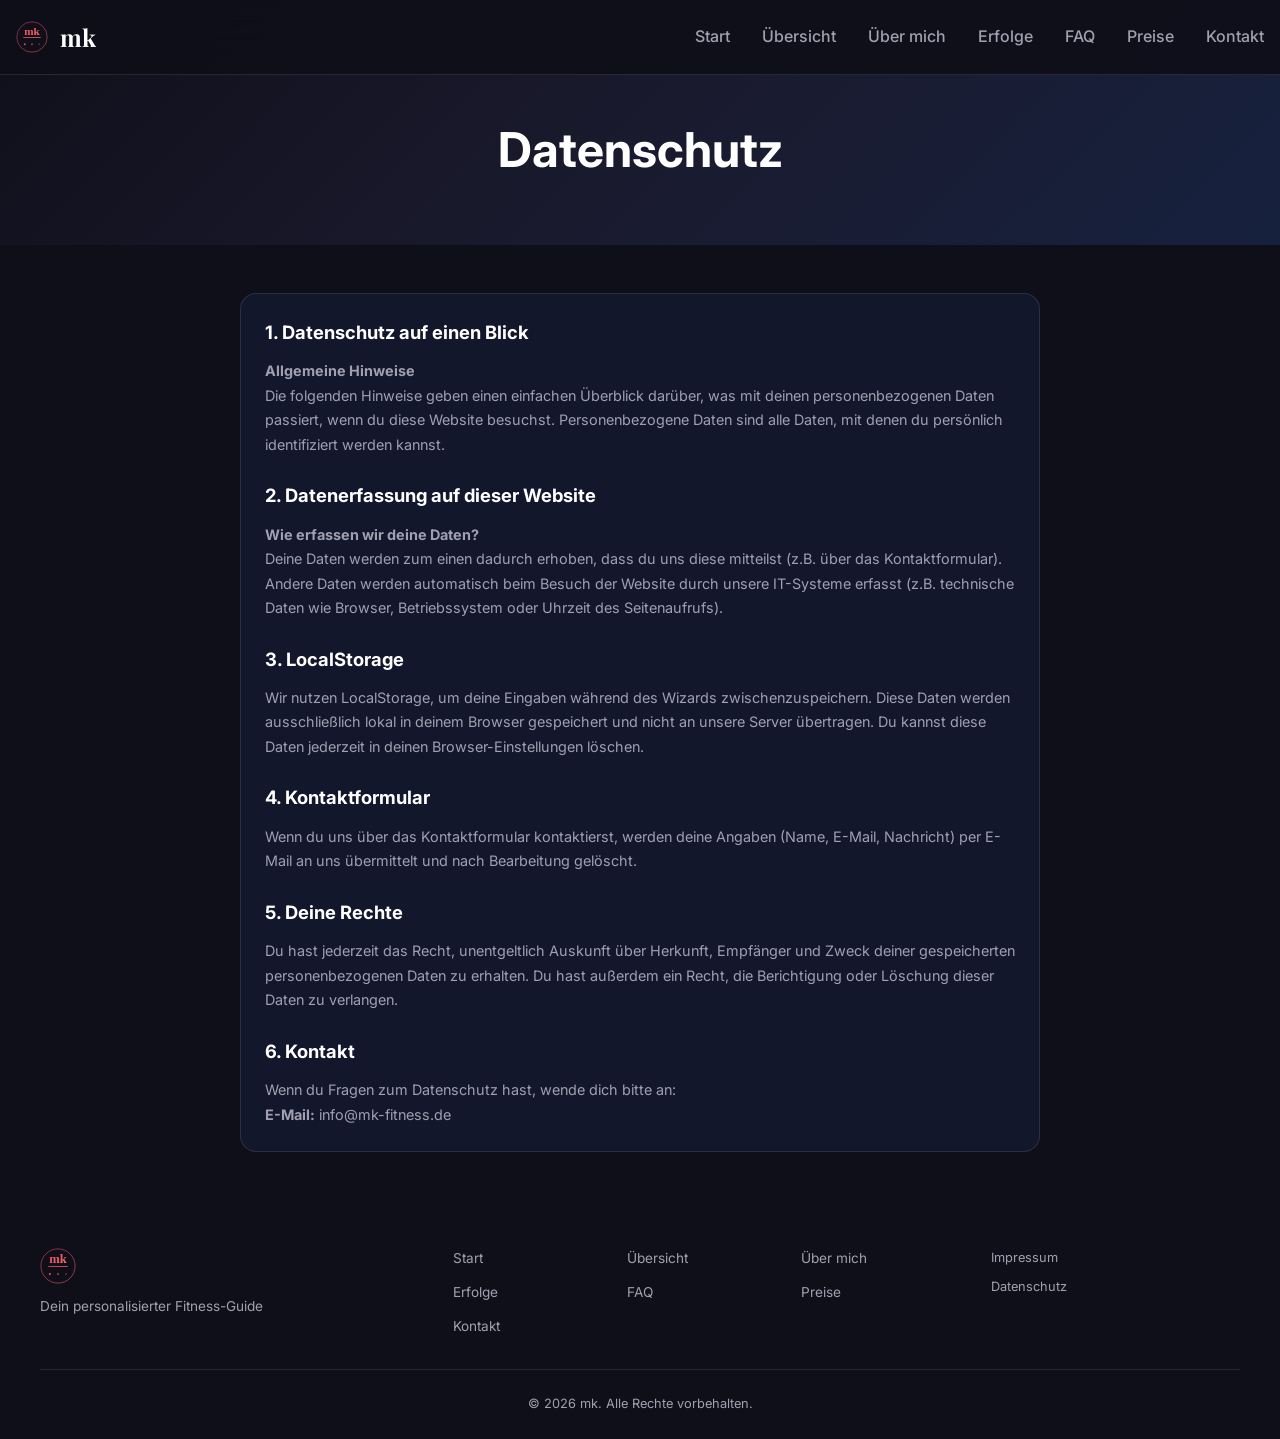
<file: datenschutz.html>
<!DOCTYPE html>
<html lang="de">
<head>
    <meta charset="UTF-8">
    <meta name="viewport" content="width=device-width, initial-scale=1.0">
    <title>Datenschutz – mk</title>
    <link rel="preconnect" href="https://fonts.googleapis.com">
    <link rel="preconnect" href="https://fonts.gstatic.com" crossorigin>
    <link href="https://fonts.googleapis.com/css2?family=Playfair+Display:wght@400;500;600;700&family=Inter:wght@300;400;500;600;700&display=swap" rel="stylesheet">
    <link rel="stylesheet" href="css/style.css">
    <link rel="stylesheet" href="css/nav.css">
<link rel="preconnect" href="https://fonts.googleapis.com">
    <link rel="preconnect" href="https://fonts.gstatic.com" crossorigin>
    <link rel="preconnect" href="https://images.unsplash.com">
    <meta property="og:title" content="mk – Dein personalisierter Trainingsplan">
    <meta property="og:description" content="Finde deinen optimalen Trainingsplan. Interaktiver Fitness-Guide für Muskelaufbau, Fettabbau und Fitness.">
    <meta property="og:type" content="website">
    <meta property="og:url" content="https://pascalroe.github.io/test_markk/">
    <meta property="og:image" content="https://images.unsplash.com/photo-1534438327276-14e5300c3a48?w=1200&q=80">
    <meta name="twitter:card" content="summary_large_image">
    <meta name="twitter:title" content="mk – Dein personalisierter Trainingsplan">
    <meta name="twitter:description" content="Finde deinen optimalen Trainingsplan. Interaktiver Fitness-Guide für Muskelaufbau, Fettabbau und Fitness.">
    <link rel="canonical" href="https://pascalroe.github.io/test_markk/">
  </head>
<body>
    <a href="#main-content" class="skip-link">Zum Hauptinhalt springen</a>
    <nav class="main-nav">
        <a href="index.html" class="nav-logo">
            <img loading="lazy" src="images/logo.svg" alt="mk" height="32">
            <span>mk</span>
        </a>
        <button class="nav-toggle"  aria-label="Navigation öffnen" aria-expanded="false">
            <span></span><span></span><span></span>
        </button>
        <div class="nav-links">
            <a href="index.html">Start</a>
            <a href="uebersicht.html">Übersicht</a>
            <a href="ueber-mich.html">Über mich</a>
            <a href="erfolge.html">Erfolge</a>
            <a href="faq.html">FAQ</a>
            <a href="preise.html">Preise</a>
            <a href="kontakt.html">Kontakt</a>
        </div>
    </nav>

    <section id="main-content" class="page-header">
        <div class="container">
            <h1>Datenschutz</h1>
        </div>
    </section>

    <section class="legal-section">
        <div class="container">
            <div class="legal-content">
                <h2>1. Datenschutz auf einen Blick</h2>
                <p><strong>Allgemeine Hinweise</strong><br>
                Die folgenden Hinweise geben einen einfachen Überblick darüber, was mit deinen personenbezogenen Daten passiert, wenn du diese Website besuchst. Personenbezogene Daten sind alle Daten, mit denen du persönlich identifiziert werden kannst.</p>
                
                <h2>2. Datenerfassung auf dieser Website</h2>
                <p><strong>Wie erfassen wir deine Daten?</strong><br>
                Deine Daten werden zum einen dadurch erhoben, dass du uns diese mitteilst (z.B. über das Kontaktformular). Andere Daten werden automatisch beim Besuch der Website durch unsere IT-Systeme erfasst (z.B. technische Daten wie Browser, Betriebssystem oder Uhrzeit des Seitenaufrufs).</p>
                
                <h2>3. LocalStorage</h2>
                <p>Wir nutzen LocalStorage, um deine Eingaben während des Wizards zwischenzuspeichern. Diese Daten werden ausschließlich lokal in deinem Browser gespeichert und nicht an unsere Server übertragen. Du kannst diese Daten jederzeit in deinen Browser-Einstellungen löschen.</p>
                
                <h2>4. Kontaktformular</h2>
                <p>Wenn du uns über das Kontaktformular kontaktierst, werden deine Angaben (Name, E-Mail, Nachricht) per E-Mail an uns übermittelt und nach Bearbeitung gelöscht.</p>
                
                <h2>5. Deine Rechte</h2>
                <p>Du hast jederzeit das Recht, unentgeltlich Auskunft über Herkunft, Empfänger und Zweck deiner gespeicherten personenbezogenen Daten zu erhalten. Du hast außerdem ein Recht, die Berichtigung oder Löschung dieser Daten zu verlangen.</p>
                
                <h2>6. Kontakt</h2>
                <p>Wenn du Fragen zum Datenschutz hast, wende dich bitte an:<br>
                <strong>E-Mail:</strong> info@mk-fitness.de</p>
            </div>
        </div>
    </section>

    <footer>
        <div class="footer-content">
            <div class="footer-brand">
                <img loading="lazy" src="images/logo.svg" alt="mk" height="40">
                <p>Dein personalisierter Fitness-Guide</p>
            </div>
            <div class="footer-links">
                <a href="index.html">Start</a>
                <a href="uebersicht.html">Übersicht</a>
                <a href="ueber-mich.html">Über mich</a>
                <a href="erfolge.html">Erfolge</a>
                <a href="faq.html">FAQ</a>
            <a href="preise.html">Preise</a>
                <a href="kontakt.html">Kontakt</a>
            </div>
            <div class="footer-legal">
                <a href="impressum.html">Impressum</a>
                <a href="datenschutz.html">Datenschutz</a>
            </div>
        </div>
        <div class="footer-bottom">
            <p>© 2026 mk. Alle Rechte vorbehalten.</p>
        </div>
    </footer>

    <script src="js/script.js"></script>
</body>
</html>
</file>
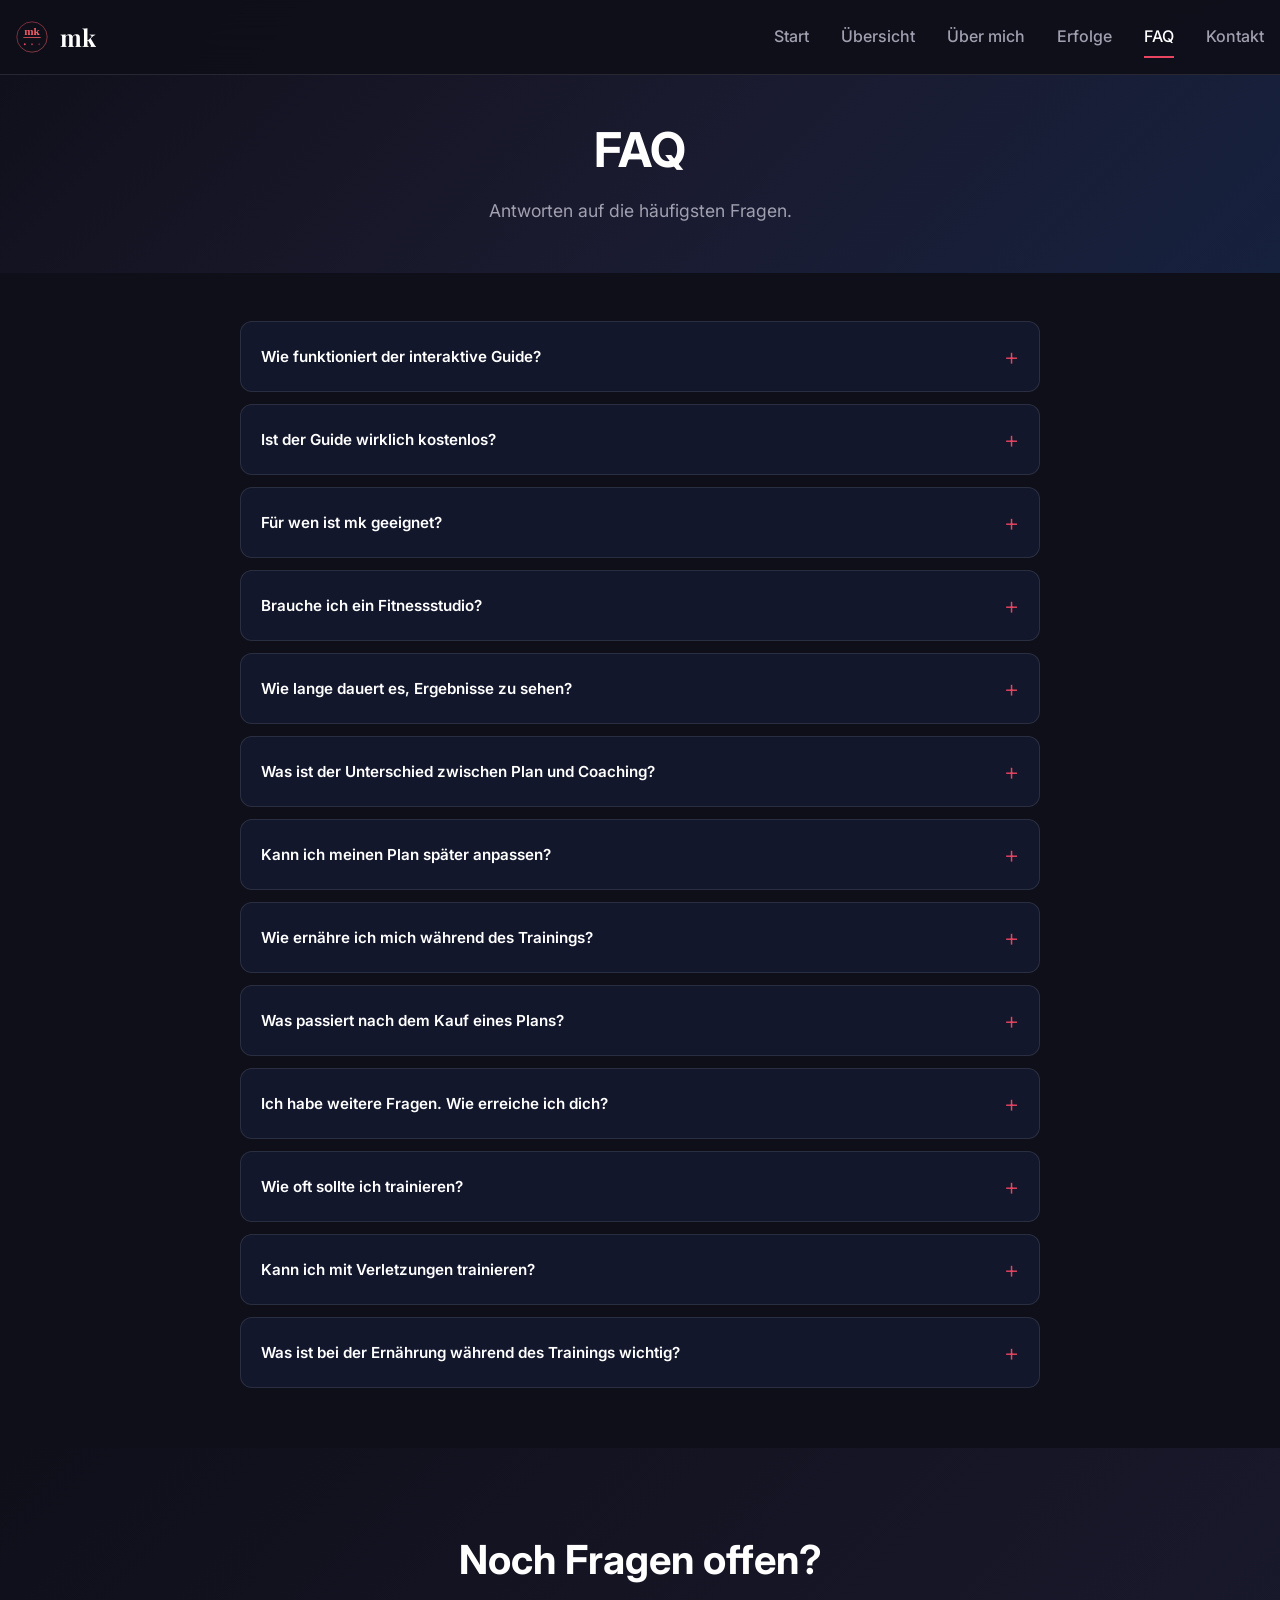
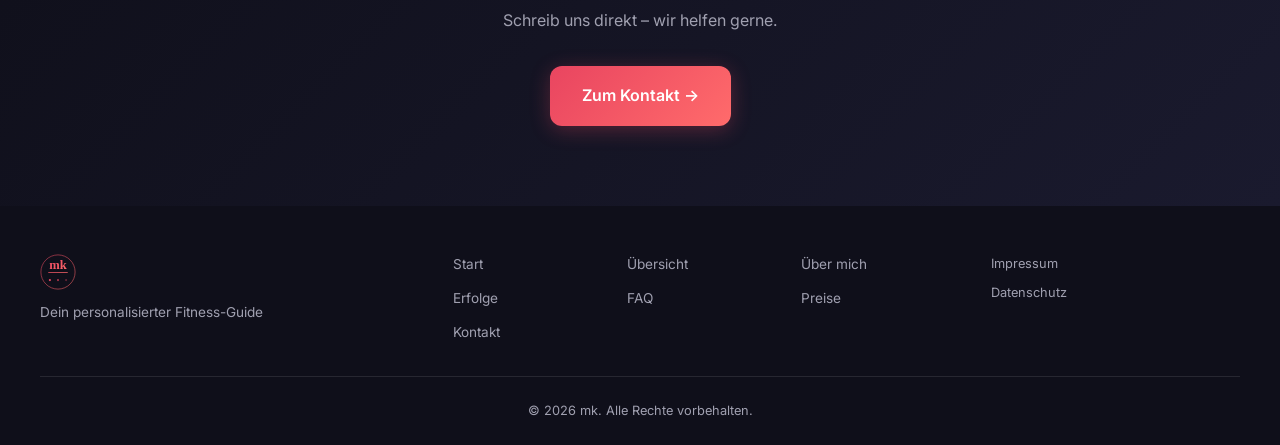
<file: faq.html>
<!DOCTYPE html>
<html lang="de">
<head>
    <meta charset="UTF-8">
    <meta name="viewport" content="width=device-width, initial-scale=1.0">
    <title>FAQ – mk</title>
    <meta name="description" content="Antworten auf häufige Fragen zu Training, Ernährung und unseren Programmen.">
    <link rel="preconnect" href="https://fonts.googleapis.com">
    <link rel="preconnect" href="https://fonts.gstatic.com" crossorigin>
    <link href="https://fonts.googleapis.com/css2?family=Playfair+Display:wght@400;500;600;700&family=Inter:wght@300;400;500;600;700&display=swap" rel="stylesheet">
    <link rel="stylesheet" href="css/style.css">
    <link rel="stylesheet" href="css/nav.css">
<link rel="preconnect" href="https://fonts.googleapis.com">
    <link rel="preconnect" href="https://fonts.gstatic.com" crossorigin>
    <link rel="preconnect" href="https://images.unsplash.com">
    <meta property="og:title" content="mk – Dein personalisierter Trainingsplan">
    <meta property="og:description" content="Finde deinen optimalen Trainingsplan. Interaktiver Fitness-Guide für Muskelaufbau, Fettabbau und Fitness.">
    <meta property="og:type" content="website">
    <meta property="og:url" content="https://pascalroe.github.io/test_markk/">
    <meta property="og:image" content="https://images.unsplash.com/photo-1534438327276-14e5300c3a48?w=1200&q=80">
    <meta name="twitter:card" content="summary_large_image">
    <meta name="twitter:title" content="mk – Dein personalisierter Trainingsplan">
    <meta name="twitter:description" content="Finde deinen optimalen Trainingsplan. Interaktiver Fitness-Guide für Muskelaufbau, Fettabbau und Fitness.">
    <link rel="canonical" href="https://pascalroe.github.io/test_markk/">
  </head>
<body>
    <a href="#main-content" class="skip-link">Zum Hauptinhalt springen</a>
    <nav class="main-nav">
        <a href="index.html" class="nav-logo">
            <img loading="lazy" src="images/logo.svg" alt="mk" height="32">
            <span>mk</span>
        </a>
        <button class="nav-toggle"  aria-label="Navigation öffnen" aria-expanded="false">
            <span></span><span></span><span></span>
        </button>
        <div class="nav-links">
            <a href="index.html">Start</a>
            <a href="uebersicht.html">Übersicht</a>
            <a href="ueber-mich.html">Über mich</a>
            <a href="erfolge.html">Erfolge</a>
            <a href="faq.html" class="active">FAQ</a>
            <a href="kontakt.html">Kontakt</a>
        </div>
    </nav>

    <section id="main-content" class="page-header">
        <div class="container">
            <h1>FAQ</h1>
            <p>Antworten auf die häufigsten Fragen.</p>
        </div>
    </section>

    <section class="faq-section">
        <div class="container">
            <div class="faq-list">
                <div class="faq-item">
                    <button class="faq-question" onclick="toggleFaq(this)">
                        Wie funktioniert der interaktive Guide?
                        <span class="faq-icon">+</span>
                    </button>
                    <div class="faq-answer">
                        <p>Du beantwortest 5 kurze Fragen zu deinem Ziel, deiner Erfahrung und deiner Ausstattung. Der Guide analysiert deine Angaben und erstellt einen Trainingsplan, der genau zu dir passt. Der gesamte Prozess dauert etwa 2 Minuten.</p>
                    </div>
                </div>

                <div class="faq-item">
                    <button class="faq-question" onclick="toggleFaq(this)">
                        Ist der Guide wirklich kostenlos?
                        <span class="faq-icon">+</span>
                    </button>
                    <div class="faq-answer">
                        <p>Die Basisversion des Guides und grundlegende Trainingspläne sind komplett kostenlos. Premium-Coaching und personalisierte 1:1-Betreuung sind kostenpflichtig.</p>
                    </div>
                </div>

                <div class="faq-item">
                    <button class="faq-question" onclick="toggleFaq(this)">
                        Für wen ist mk geeignet?
                        <span class="faq-icon">+</span>
                    </button>
                    <div class="faq-answer">
                        <p>Für alle, die ins Training einsteigen oder ihren bestehenden Plan optimieren möchten. Ob Anfänger oder erfahrener Athlet – der Guide passt sich deinem Level an.</p>
                    </div>
                </div>

                <div class="faq-item">
                    <button class="faq-question" onclick="toggleFaq(this)">
                        Brauche ich ein Fitnessstudio?
                        <span class="faq-icon">+</span>
                    </button>
                    <div class="faq-answer">
                        <p>Nein. Du kannst mit beliebiger Ausstattung starten – vom reinen Körpergewichtstraining bis zum vollen Fitnessstudio. Im Guide wählst du deine Option, und wir passen den Plan entsprechend an.</p>
                    </div>
                </div>

                <div class="faq-item">
                    <button class="faq-question" onclick="toggleFaq(this)">
                        Wie lange dauert es, Ergebnisse zu sehen?
                        <span class="faq-icon">+</span>
                    </button>
                    <div class="faq-answer">
                        <p>Erste Verbesserungen sind nach 2–3 Wochen spürbar (mehr Energie, bessere Ausführung). Sichtbare körperliche Veränderungen zeigen sich typischerweise nach 8–12 Wochen bei konsequentem Training.</p>
                    </div>
                </div>

                <div class="faq-item">
                    <button class="faq-question" onclick="toggleFaq(this)">
                        Was ist der Unterschied zwischen Plan und Coaching?
                        <span class="faq-icon">+</span>
                    </button>
                    <div class="faq-answer">
                        <p>Ein Trainingsplan ist ein ausgearbeiteter Plan zum Selbstumsetzen. Beim Coaching bekommst du 1:1-Betreuung, regelmäßige Anpassungen und direkten Kontakt – für diejenigen, die maximale Unterstützung wollen.</p>
                    </div>
                </div>

                <div class="faq-item">
                    <button class="faq-question" onclick="toggleFaq(this)">
                        Kann ich meinen Plan später anpassen?
                        <span class="faq-icon">+</span>
                    </button>
                    <div class="faq-answer">
                        <p>Im Premium-Coaching kannst du deinen Plan monatlich anpassen lassen. Der Basis-Plan ist ein statischer Plan, den du selbst nach Bedarf anpassen kannst.</p>
                    </div>
                </div>

                <div class="faq-item">
                    <button class="faq-question" onclick="toggleFaq(this)">
                        Wie ernähre ich mich während des Trainings?
                        <span class="faq-icon">+</span>
                    </button>
                    <div class="faq-answer">
                        <p>Ernährung ist ein wichtiger Teil des Erfolgs. In unseren Premium-Plänen ist ein Ernährungsleitfaden enthalten. Grundsätzlich empfehlen wir eine proteinreiche, ausgewogene Ernährung mit ausreichend Gemüse und gesunden Fetten.</p>
                    </div>
                </div>

                <div class="faq-item">
                    <button class="faq-question" onclick="toggleFaq(this)">
                        Was passiert nach dem Kauf eines Plans?
                        <span class="faq-icon">+</span>
                    </button>
                    <div class="faq-answer">
                        <p>Nach dem Kauf erhältst du sofortigen Zugang zu deinem personalisierten Plan als PDF und interaktive Web-Version. Bei Fragen kannst du uns jederzeit kontaktieren.</p>
                    </div>
                </div>

                <div class="faq-item">
                    <button class="faq-question" onclick="toggleFaq(this)">
                        Ich habe weitere Fragen. Wie erreiche ich dich?
                        <span class="faq-icon">+</span>
                    </button>
                    <div class="faq-answer">
                        <p>Schreib uns einfach eine Nachricht über das <a href="kontakt.html">Kontaktformular</a> oder schreib direkt an <a href="mailto:info@mk-fitness.de">info@mk-fitness.de</a>. Wir antworten in der Regel innerhalb von 24 Stunden.</p>
                    </div>
                </div>

                <div class="faq-item">
                    <button class="faq-question" onclick="toggleFaq(this)">
                        Wie oft sollte ich trainieren?
                        <span class="faq-icon">+</span>
                    </button>
                    <div class="faq-answer">
                        <p>Das hängt von deinem Ziel und deiner Erfahrung ab. Für Anfänger empfehlen wir 2-3 Einheiten pro Woche mit ausreichend Regeneration. Fortgeschrittene können 4-5 Einheiten trainieren. Wichtig ist die Qualität der Bewegung, nicht nur die Quantität. Der Guide berücksichtigt deine Erfahrung bei der Planerstellung.</p>
                    </div>
                </div>

                <div class="faq-item">
                    <button class="faq-question" onclick="toggleFaq(this)">
                        Kann ich mit Verletzungen trainieren?
                        <span class="faq-icon">+</span>
                    </button>
                    <div class="faq-answer">
                        <p>Bei bestehenden Verletzungen solltest du zuerst einen Arzt oder Physiotherapeuten konsultieren. In vielen Fällen können wir Übungen anpassen oder alternative Bewegungen anbieten. Informiere uns vor dem Kauf über bestehende Beschwerden, damit wir den Plan entsprechend gestalten können.</p>
                    </div>
                </div>

                <div class="faq-item">
                    <button class="faq-question" onclick="toggleFaq(this)">
                        Was ist bei der Ernährung während des Trainings wichtig?
                        <span class="faq-icon">+</span>
                    </button>
                    <div class="faq-answer">
                        <p>Ernährung ist das Fundament deiner Ergebnisse. Grundsätzlich: Ausreichend Protein (1,6-2,2g pro kg Körpergewicht), genug Schlaf (7-9 Stunden) und eine ausgewogene Mischung aus Gemüse, gesunden Fetten und komplexen Kohlenhydraten. In den Premium-Paketen erhältst du einen detaillierten Ernährungsleitfaden, der auf dein Ziel abgestimmt ist.</p>
                    </div>
                </div>
            </div>
        </div>
    </section>

    <section class="cta-section">
        <div class="container">
            <h2>Noch Fragen offen?</h2>
            <p>Schreib uns direkt – wir helfen gerne.</p>
            <a href="kontakt.html" class="btn-primary btn-large">Zum Kontakt →</a>
        </div>
    </section>

    <footer>
        <div class="footer-content">
            <div class="footer-brand">
                <img loading="lazy" src="images/logo.svg" alt="mk" height="40">
                <p>Dein personalisierter Fitness-Guide</p>
            </div>
            <div class="footer-links">
                <a href="index.html">Start</a>
                <a href="uebersicht.html">Übersicht</a>
                <a href="ueber-mich.html">Über mich</a>
                <a href="erfolge.html">Erfolge</a>
                <a href="faq.html">FAQ</a>
            <a href="preise.html">Preise</a>
                <a href="kontakt.html">Kontakt</a>
            </div>
            <div class="footer-legal">
                <a href="impressum.html">Impressum</a>
                <a href="datenschutz.html">Datenschutz</a>
            </div>
        </div>
        <div class="footer-bottom">
            <p>© 2026 mk. Alle Rechte vorbehalten.</p>
        </div>
    </footer>

    <script src="js/script.js"></script>
</body>
</html>
</file>
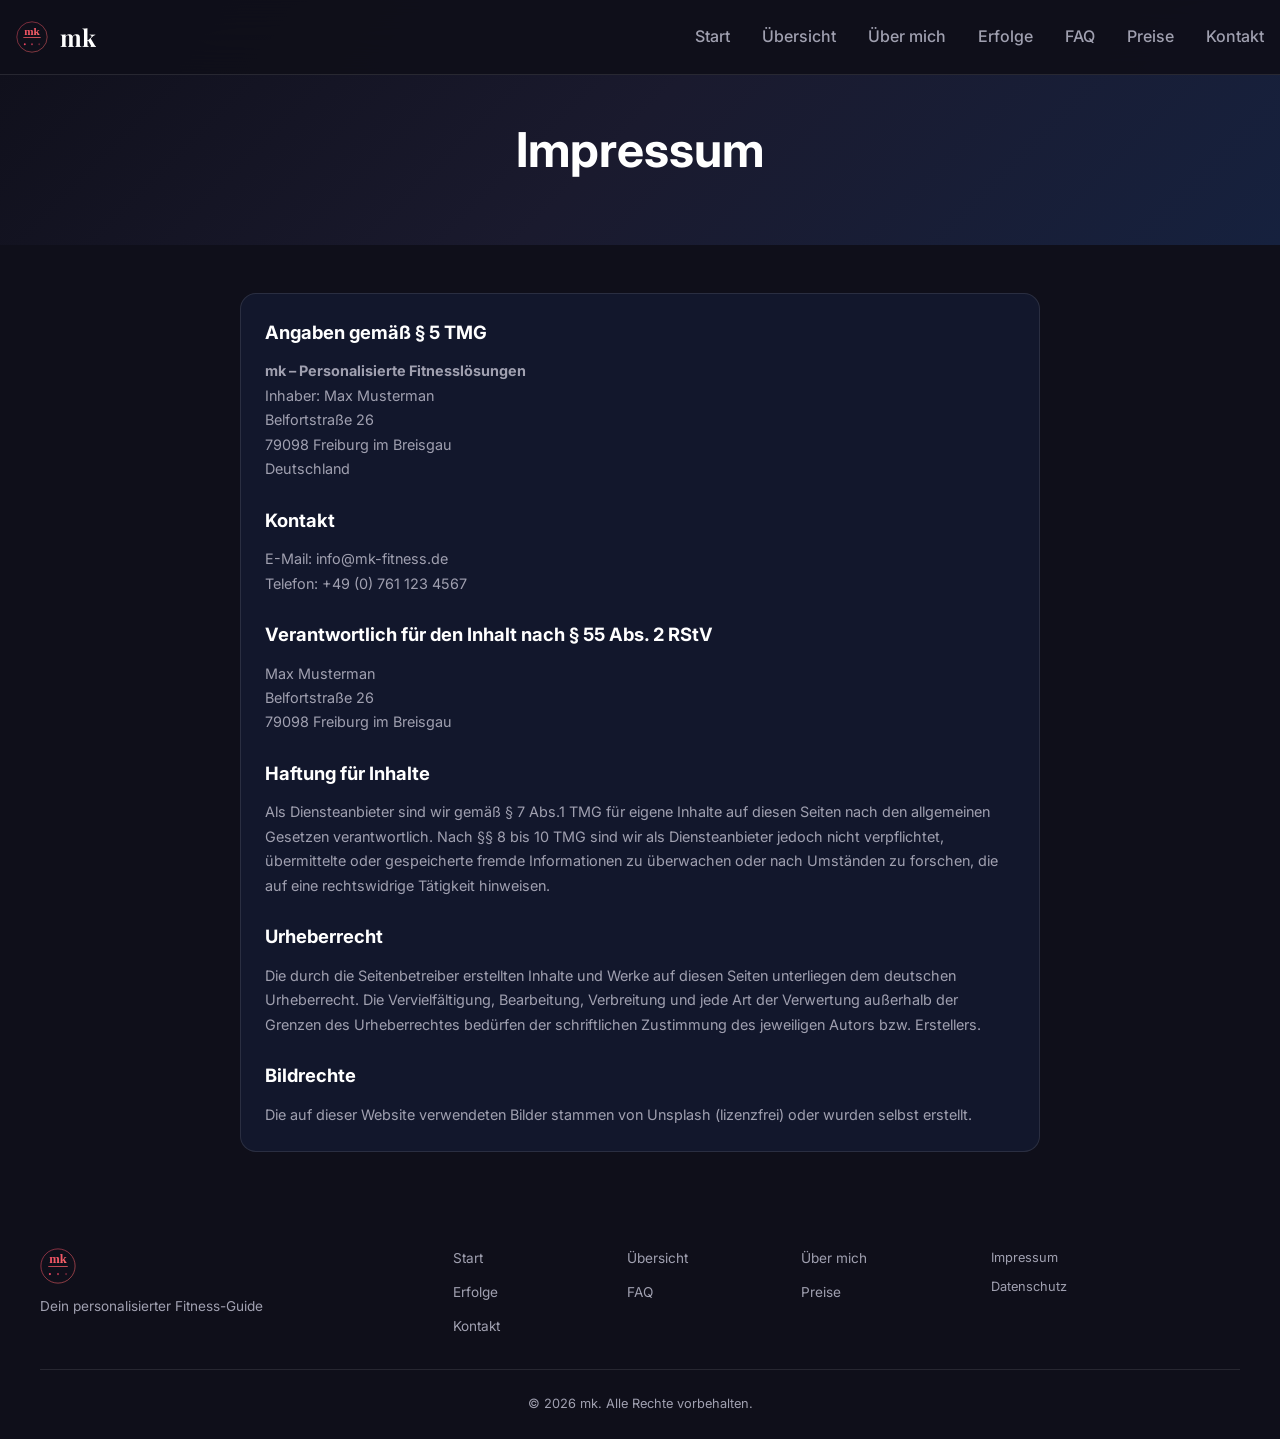
<file: impressum.html>
<!DOCTYPE html>
<html lang="de">
<head>
    <meta charset="UTF-8">
    <meta name="viewport" content="width=device-width, initial-scale=1.0">
    <title>Impressum – mk</title>
    <link rel="preconnect" href="https://fonts.googleapis.com">
    <link rel="preconnect" href="https://fonts.gstatic.com" crossorigin>
    <link href="https://fonts.googleapis.com/css2?family=Playfair+Display:wght@400;500;600;700&family=Inter:wght@300;400;500;600;700&display=swap" rel="stylesheet">
    <link rel="stylesheet" href="css/style.css">
    <link rel="stylesheet" href="css/nav.css">
<link rel="preconnect" href="https://fonts.googleapis.com">
    <link rel="preconnect" href="https://fonts.gstatic.com" crossorigin>
    <link rel="preconnect" href="https://images.unsplash.com">
    <meta property="og:title" content="mk – Dein personalisierter Trainingsplan">
    <meta property="og:description" content="Finde deinen optimalen Trainingsplan. Interaktiver Fitness-Guide für Muskelaufbau, Fettabbau und Fitness.">
    <meta property="og:type" content="website">
    <meta property="og:url" content="https://pascalroe.github.io/test_markk/">
    <meta property="og:image" content="https://images.unsplash.com/photo-1534438327276-14e5300c3a48?w=1200&q=80">
    <meta name="twitter:card" content="summary_large_image">
    <meta name="twitter:title" content="mk – Dein personalisierter Trainingsplan">
    <meta name="twitter:description" content="Finde deinen optimalen Trainingsplan. Interaktiver Fitness-Guide für Muskelaufbau, Fettabbau und Fitness.">
    <link rel="canonical" href="https://pascalroe.github.io/test_markk/">
  </head>
<body>
    <a href="#main-content" class="skip-link">Zum Hauptinhalt springen</a>
    <nav class="main-nav">
        <a href="index.html" class="nav-logo">
            <img loading="lazy" src="images/logo.svg" alt="mk" height="32">
            <span>mk</span>
        </a>
        <button class="nav-toggle"  aria-label="Navigation öffnen" aria-expanded="false">
            <span></span><span></span><span></span>
        </button>
        <div class="nav-links">
            <a href="index.html">Start</a>
            <a href="uebersicht.html">Übersicht</a>
            <a href="ueber-mich.html">Über mich</a>
            <a href="erfolge.html">Erfolge</a>
            <a href="faq.html">FAQ</a>
            <a href="preise.html">Preise</a>
            <a href="kontakt.html">Kontakt</a>
        </div>
    </nav>

    <section id="main-content" class="page-header">
        <div class="container">
            <h1>Impressum</h1>
        </div>
    </section>

    <section class="legal-section">
        <div class="container">
            <div class="legal-content">
                <h2>Angaben gemäß § 5 TMG</h2>
                <p><strong>mk – Personalisierte Fitnesslösungen</strong><br>
                Inhaber: Max Musterman<br>
                Belfortstraße 26<br>
                79098 Freiburg im Breisgau<br>
                Deutschland</p>
                
                <h2>Kontakt</h2>
                <p>E-Mail: info@mk-fitness.de<br>
                Telefon: +49 (0) 761 123 4567</p>
                
                <h2>Verantwortlich für den Inhalt nach § 55 Abs. 2 RStV</h2>
                <p>Max Musterman<br>
                Belfortstraße 26<br>
                79098 Freiburg im Breisgau</p>
                
                <h2>Haftung für Inhalte</h2>
                <p>Als Diensteanbieter sind wir gemäß § 7 Abs.1 TMG für eigene Inhalte auf diesen Seiten nach den allgemeinen Gesetzen verantwortlich. Nach §§ 8 bis 10 TMG sind wir als Diensteanbieter jedoch nicht verpflichtet, übermittelte oder gespeicherte fremde Informationen zu überwachen oder nach Umständen zu forschen, die auf eine rechtswidrige Tätigkeit hinweisen.</p>
                
                <h2>Urheberrecht</h2>
                <p>Die durch die Seitenbetreiber erstellten Inhalte und Werke auf diesen Seiten unterliegen dem deutschen Urheberrecht. Die Vervielfältigung, Bearbeitung, Verbreitung und jede Art der Verwertung außerhalb der Grenzen des Urheberrechtes bedürfen der schriftlichen Zustimmung des jeweiligen Autors bzw. Erstellers.</p>
                
                <h2>Bildrechte</h2>
                <p>Die auf dieser Website verwendeten Bilder stammen von Unsplash (lizenzfrei) oder wurden selbst erstellt.</p>
            </div>
        </div>
    </section>

    <footer>
        <div class="footer-content">
            <div class="footer-brand">
                <img loading="lazy" src="images/logo.svg" alt="mk" height="40">
                <p>Dein personalisierter Fitness-Guide</p>
            </div>
            <div class="footer-links">
                <a href="index.html">Start</a>
                <a href="uebersicht.html">Übersicht</a>
                <a href="ueber-mich.html">Über mich</a>
                <a href="erfolge.html">Erfolge</a>
                <a href="faq.html">FAQ</a>
            <a href="preise.html">Preise</a>
                <a href="kontakt.html">Kontakt</a>
            </div>
            <div class="footer-legal">
                <a href="impressum.html">Impressum</a>
                <a href="datenschutz.html">Datenschutz</a>
            </div>
        </div>
        <div class="footer-bottom">
            <p>© 2026 mk. Alle Rechte vorbehalten.</p>
        </div>
    </footer>

    <script src="js/script.js"></script>
</body>
</html>
</file>
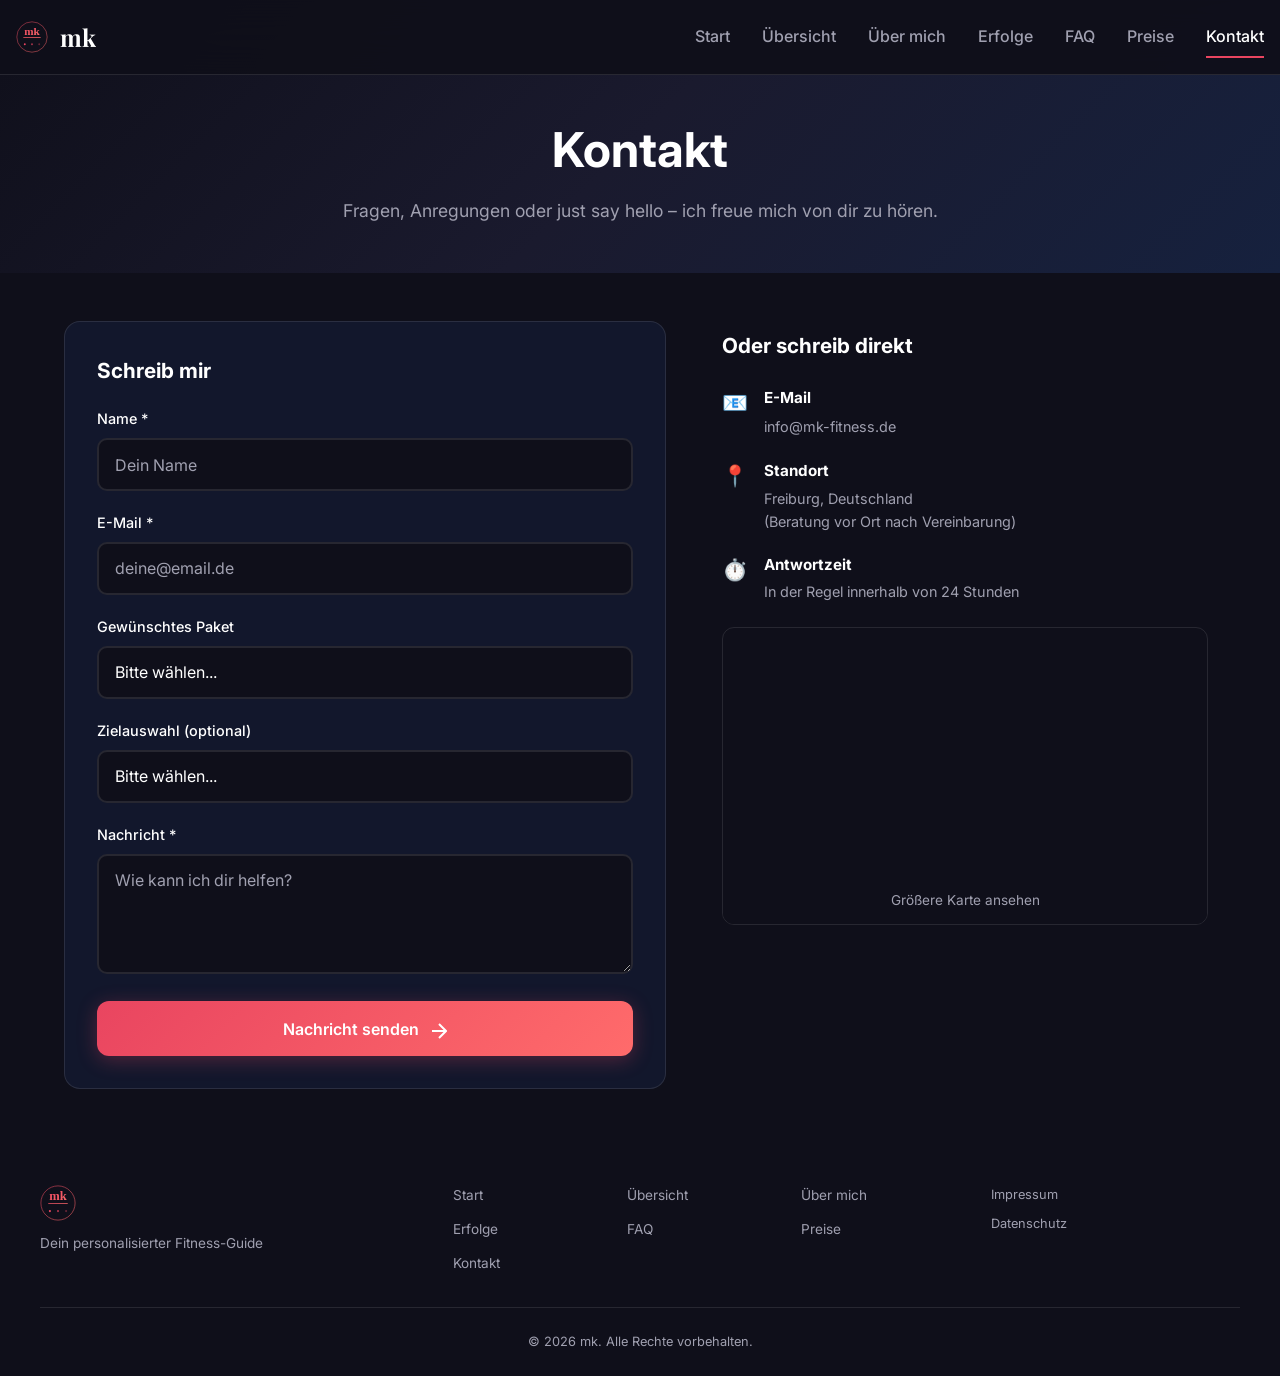
<file: kontakt.html>
<!DOCTYPE html>
<html lang="de">
<head>
    <meta charset="UTF-8">
    <meta name="viewport" content="width=device-width, initial-scale=1.0">
    <title>Kontakt – mk</title>
    <meta name="description" content="Schreib uns eine Nachricht. Wir antworten innerhalb von 24 Stunden.">
    <link rel="preconnect" href="https://fonts.googleapis.com">
    <link rel="preconnect" href="https://fonts.gstatic.com" crossorigin>
    <link href="https://fonts.googleapis.com/css2?family=Playfair+Display:wght@400;500;600;700&family=Inter:wght@300;400;500;600;700&display=swap" rel="stylesheet">
    <link rel="stylesheet" href="css/style.css">
    <link rel="stylesheet" href="css/nav.css">
<link rel="preconnect" href="https://fonts.googleapis.com">
    <link rel="preconnect" href="https://fonts.gstatic.com" crossorigin>
    <link rel="preconnect" href="https://images.unsplash.com">
    <meta property="og:title" content="mk – Dein personalisierter Trainingsplan">
    <meta property="og:description" content="Finde deinen optimalen Trainingsplan. Interaktiver Fitness-Guide für Muskelaufbau, Fettabbau und Fitness.">
    <meta property="og:type" content="website">
    <meta property="og:url" content="https://pascalroe.github.io/test_markk/">
    <meta property="og:image" content="https://images.unsplash.com/photo-1534438327276-14e5300c3a48?w=1200&q=80">
    <meta name="twitter:card" content="summary_large_image">
    <meta name="twitter:title" content="mk – Dein personalisierter Trainingsplan">
    <meta name="twitter:description" content="Finde deinen optimalen Trainingsplan. Interaktiver Fitness-Guide für Muskelaufbau, Fettabbau und Fitness.">
    <link rel="canonical" href="https://pascalroe.github.io/test_markk/">
  </head>
<body>
    <a href="#main-content" class="skip-link">Zum Hauptinhalt springen</a>
    <nav class="main-nav">
        <a href="index.html" class="nav-logo">
            <img loading="lazy" src="images/logo.svg" alt="mk" height="32">
            <span>mk</span>
        </a>
        <button class="nav-toggle"  aria-label="Navigation öffnen" aria-expanded="false">
            <span></span><span></span><span></span>
        </button>
        <div class="nav-links">
            <a href="index.html">Start</a>
            <a href="uebersicht.html">Übersicht</a>
            <a href="ueber-mich.html">Über mich</a>
            <a href="erfolge.html">Erfolge</a>
            <a href="faq.html">FAQ</a>
            <a href="preise.html">Preise</a>
            <a href="kontakt.html" class="active">Kontakt</a>
        </div>
    </nav>

    <section id="main-content" class="page-header">
        <div class="container">
            <h1>Kontakt</h1>
            <p>Fragen, Anregungen oder just say hello – ich freue mich von dir zu hören.</p>
        </div>
    </section>

    <section class="contact-section">
        <div class="container">
            <div class="contact-grid">
                <div class="contact-form-wrapper">
                    <h2>Schreib mir</h2>
                    <form id="contactForm" onsubmit="submitContact(event)">
                        <div id="packageInfo" class="package-info-box" style="display: none;">
                            <span class="package-icon" id="packageIcon"></span>
                            <div>
                                <strong>Ausgewähltes Paket:</strong>
                                <span id="packageName"></span>
                            </div>
                        </div>
                        
                        <div class="form-group">
                            <label for="name">Name *</label>
                            <input type="text" id="name" name="name" required placeholder="Dein Name">
                        </div>
                        
                        <div class="form-group">
                            <label for="email">E-Mail *</label>
                            <input type="email" id="email" name="email" required placeholder="deine@email.de">
                        </div>
                        
                        <div class="form-group">
                            <label for="package">Gewünschtes Paket</label>
                            <select id="package" name="package">
                                <option value="">Bitte wählen...</option>
                                <option value="basis">Basis (49€/Monat)</option>
                                <option value="standard">Standard (99€/Monat)</option>
                                <option value="premium">Premium Coaching (199€/Monat)</option>
                                <option value="pt">Personal Training (80€/Session)</option>
                                <option value="sonstiges">Noch unsicher / Sonstiges</option>
                            </select>
                        </div>
                        
                        <div class="form-group">
                            <label for="goal">Zielauswahl (optional)</label>
                            <select id="goal" name="goal">
                                <option value="">Bitte wählen...</option>
                                <option value="muskelaufbau">Muskelaufbau</option>
                                <option value="fettabbau">Fettabbau</option>
                                <option value="fitness">Allgemeine Fitness</option>
                                <option value="coaching">1:1 Coaching</option>
                                <option value="sonstiges">Sonstiges</option>
                            </select>
                        </div>
                        
                        <div class="form-group">
                            <label for="message">Nachricht *</label>
                            <textarea id="message" name="message" required placeholder="Wie kann ich dir helfen?"></textarea>
                        </div>
                        
                        <button type="submit" class="btn-primary btn-large btn-block">
                            Nachricht senden
                            <svg width="20" height="20" fill="none" stroke="currentColor" stroke-width="2"><path d="M5 12h14M12 5l7 7-7 7"/></svg>
                        </button>
                    </form>
                    
                    <div class="success-message" id="successMessage">
                        <h3>✓ Nachricht gesendet!</h3>
                        <p>Danke für deine Nachricht. Ich melde mich innerhalb von 24 Stunden.</p>
                    </div>
                </div>
                
                <div class="contact-info">
                    <h2>Oder schreib direkt</h2>
                    <div class="info-item">
                        <span class="info-icon">📧</span>
                        <div>
                            <strong>E-Mail</strong>
                            <a href="mailto:info@mk-fitness.de">info@mk-fitness.de</a>
                        </div>
                    </div>
                    
                    <div class="info-item">
                        <span class="info-icon">📍</span>
                        <div>
                            <strong>Standort</strong>
                            <p>Freiburg, Deutschland</p>
                            <p>(Beratung vor Ort nach Vereinbarung)</p>
                        </div>
                    </div>
                    
                    <div class="info-item">
                        <span class="info-icon">⏱️</span>
                        <div>
                            <strong>Antwortzeit</strong>
                            <p>In der Regel innerhalb von 24 Stunden</p>
                        </div>
                    </div>
                    
                    <div class="map-container">
                        <iframe 
                            width="100%" 
                            height="250" 
                            frameborder="0" 
                            scrolling="no" 
                            marginheight="0" 
                            marginwidth="0" 
                            src="https://www.openstreetmap.org/export/embed.html?bbox=7.85%2C47.99%2C7.87%2C48.01&amp;layer=mapnik&amp;marker=48.0%2C7.86"
                            style="border-radius: 12px;"
                            loading="lazy"
                            title="Standort Freiburg auf der Karte">
                        </iframe>
                        <a href="https://www.openstreetmap.org/?mlat=48.0&amp;mlon=7.86#map=14/48.0/7.86" target="_blank" rel="noopener noreferrer" class="map-link">
                            Größere Karte ansehen
                        </a>
                    </div>
                </div>
            </div>
        </div>
    </section>

    <footer>
        <div class="footer-content">
            <div class="footer-brand">
                <img loading="lazy" src="images/logo.svg" alt="mk" height="40">
                <p>Dein personalisierter Fitness-Guide</p>
            </div>
            <div class="footer-links">
                <a href="index.html">Start</a>
                <a href="uebersicht.html">Übersicht</a>
                <a href="ueber-mich.html">Über mich</a>
                <a href="erfolge.html">Erfolge</a>
                <a href="faq.html">FAQ</a>
            <a href="preise.html">Preise</a>
                <a href="kontakt.html">Kontakt</a>
            </div>
            <div class="footer-legal">
                <a href="impressum.html">Impressum</a>
                <a href="datenschutz.html">Datenschutz</a>
            </div>
        </div>
        <div class="footer-bottom">
            <p>© 2026 mk. Alle Rechte vorbehalten.</p>
        </div>
    </footer>

    <script src="js/script.js"></script>
    <style>
        .package-info-box {
            background: linear-gradient(135deg, rgba(233, 69, 96, 0.15), rgba(255, 107, 107, 0.15));
            border: 2px solid var(--accent);
            border-radius: 12px;
            padding: 1rem 1.25rem;
            margin-bottom: 1.5rem;
            display: flex;
            align-items: center;
            gap: 1rem;
        }
        
        .package-icon {
            font-size: 1.5rem;
        }
        
        .package-info-box strong {
            display: block;
            font-size: 0.85rem;
            color: var(--text-muted);
            margin-bottom: 0.2rem;
        }
        
        #packageName {
            font-size: 1.1rem;
            font-weight: 600;
        }
    </style>
    <script>
        // Handle URL parameter for package selection
        const urlParams = new URLSearchParams(window.location.search);
        const paket = urlParams.get('paket');
        
        if (paket) {
            const packageNames = {
                'basis': '🔹 Basis – 49€/Monat',
                'standard': '🔸 Standard – 99€/Monat',
                'premium': '🔥 Premium Coaching – 199€/Monat',
                'pt': '🏋️ Personal Training – 80€/Session'
            };
            
            const packageIcons = {
                'basis': '🔹',
                'standard': '🔸',
                'premium': '🔥',
                'pt': '🏋️'
            };
            
            if (packageNames[paket]) {
                document.getElementById('packageInfo').style.display = 'flex';
                document.getElementById('packageIcon').textContent = packageIcons[paket];
                document.getElementById('packageName').textContent = packageNames[paket];
                document.getElementById('package').value = paket;
            }
        }
        
        function submitContact(e) {
            e.preventDefault();
            const name = document.getElementById('name').value;
            const email = document.getElementById('email').value;
            const pack = document.getElementById('package').value;
            const goal = document.getElementById('goal').value;
            const message = document.getElementById('message').value;
            
            const subject = pack ? `mk: ${pack} Anfrage` : 'mk Kontakt';
            const body = `Name: ${name}%0D%0AEmail: ${email}%0D%0APaket: ${pack}%0D%0AZiel: ${goal}%0D%0A%0D%0A${message}`;
            window.location.href = `mailto:info@mk-fitness.de?subject=${encodeURIComponent(subject)}&body=${body}`;
            
            document.getElementById('contactForm').style.display = 'none';
            document.getElementById('successMessage').style.display = 'block';
        }
    </script>
</body>
</html>
</file>
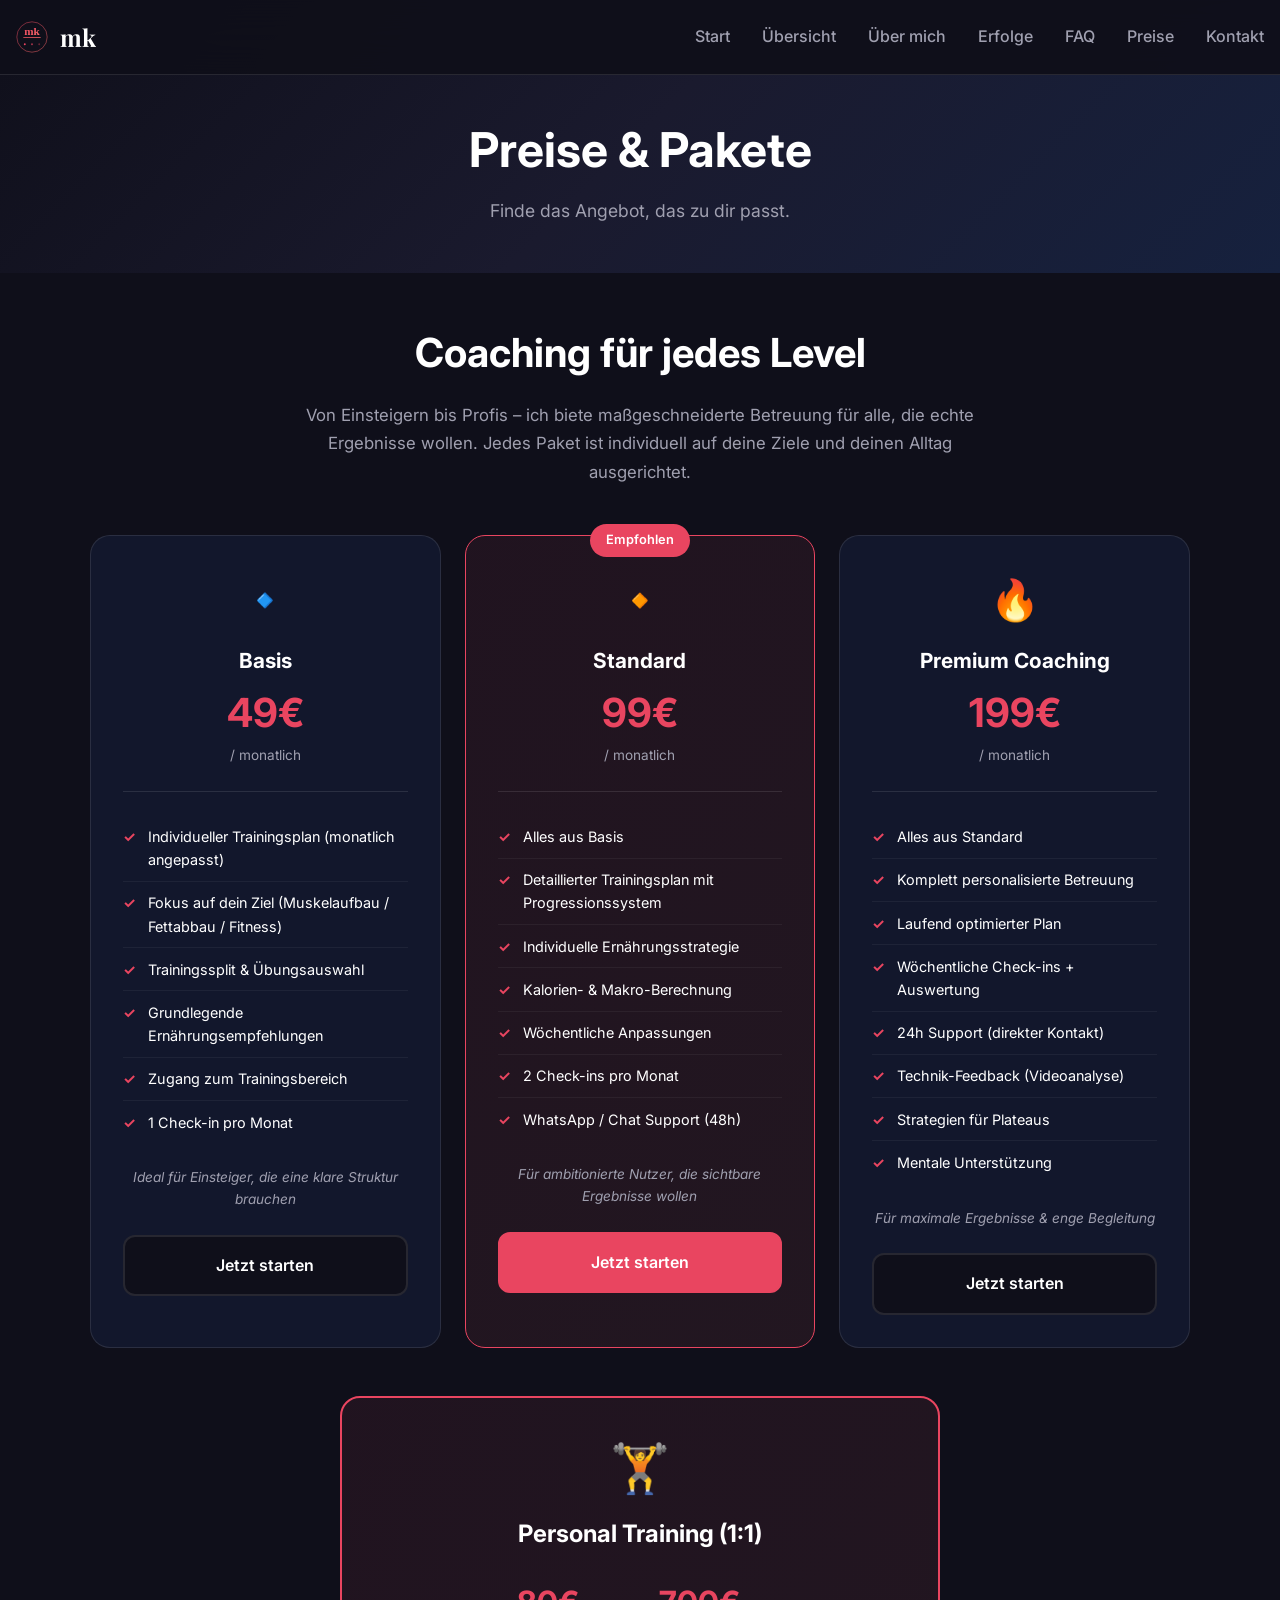
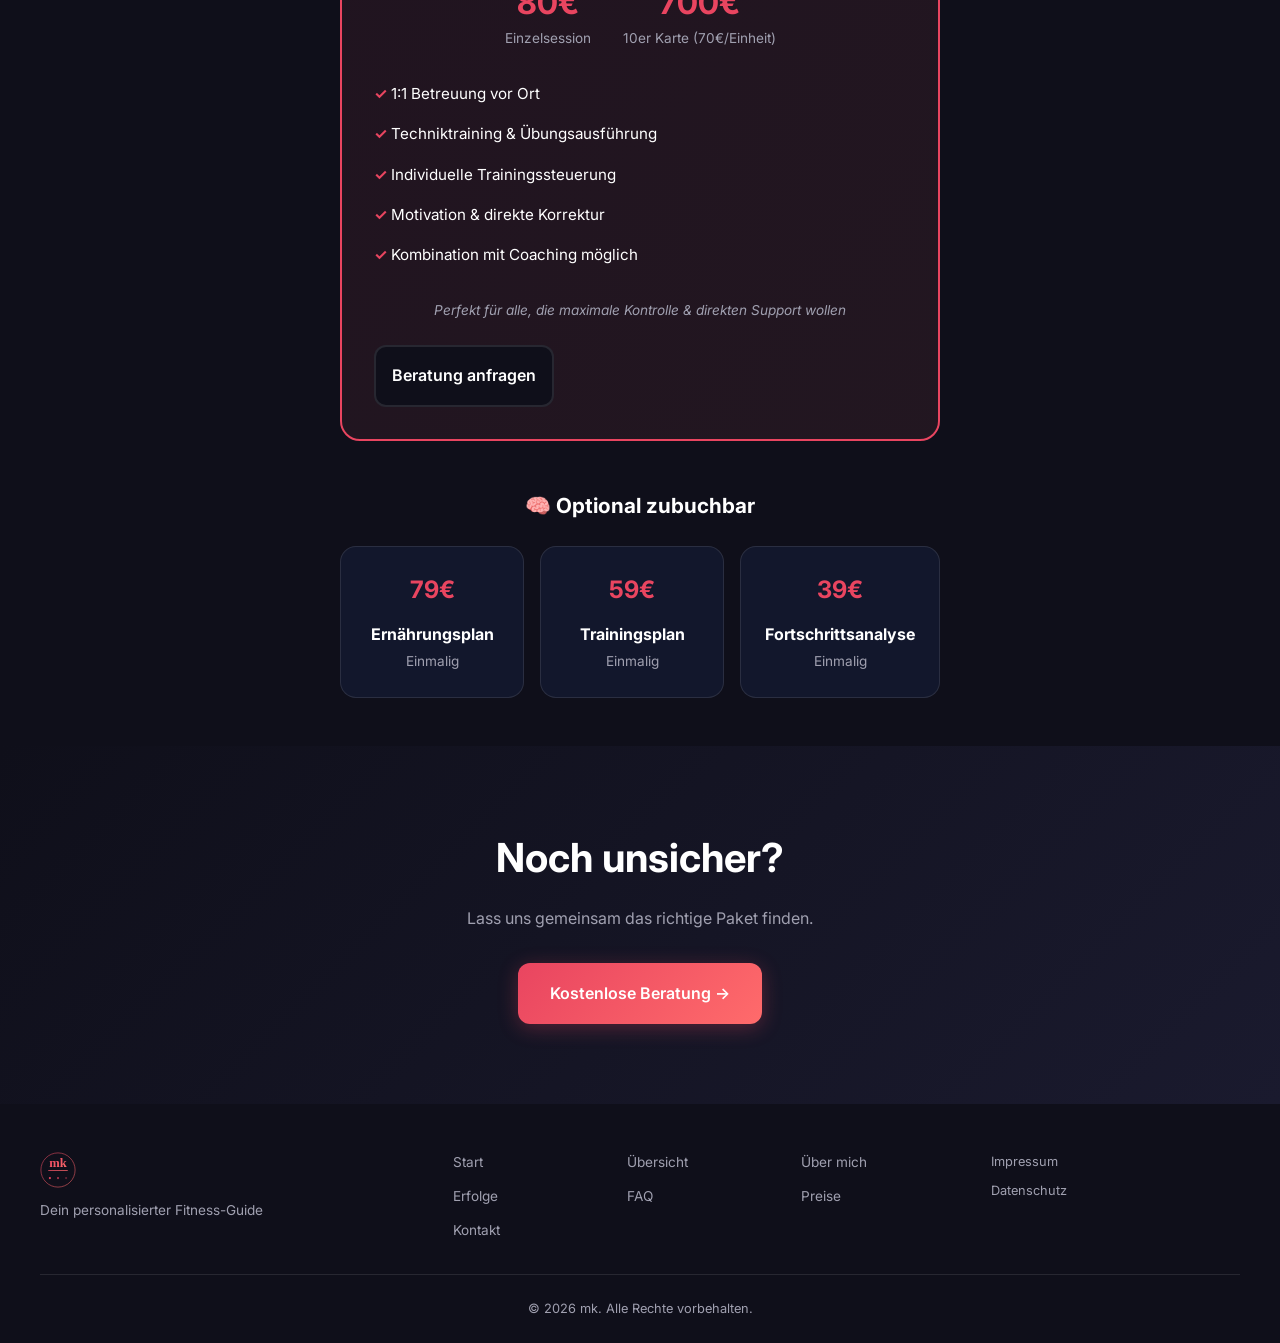
<file: preise.html>
<!DOCTYPE html>
<html lang="de">
<head>
    <meta charset="UTF-8">
    <meta name="viewport" content="width=device-width, initial-scale=1.0">
    <title>Preise & Pakete – mk</title>
    <meta name="description" content="Trainings- & Coaching-Angebote für jedes Level. Von individuellem Trainingsplan bis Premium Coaching.">
    <link rel="preconnect" href="https://fonts.googleapis.com">
    <link rel="preconnect" href="https://fonts.gstatic.com" crossorigin>
    <link href="https://fonts.googleapis.com/css2?family=Playfair+Display:wght@400;500;600;700&family=Inter:wght@300;400;500;600;700&display=swap" rel="stylesheet">
    <link rel="stylesheet" href="css/style.css">
    <link rel="stylesheet" href="css/nav.css">
    <style>
        .pricing-section {
            padding: 3rem 1.5rem;
        }
        
        .pricing-intro {
            text-align: center;
            max-width: 700px;
            margin: 0 auto 3rem;
        }
        
        .pricing-intro h2 {
            font-size: clamp(1.8rem, 4vw, 2.5rem);
            margin-bottom: 1rem;
        }
        
        .pricing-intro p {
            color: var(--text-muted);
            font-size: 1.05rem;
            line-height: 1.7;
        }
        
        .pricing-grid {
            display: grid;
            grid-template-columns: repeat(3, 1fr);
            gap: 1.5rem;
            max-width: 1100px;
            margin: 0 auto 3rem;
        }
        
        .pricing-card {
            background: var(--bg-glass);
            border: 1px solid var(--border);
            border-radius: 20px;
            padding: 2rem;
            position: relative;
            transition: var(--transition);
        }
        
        .pricing-card:hover {
            transform: translateY(-5px);
            border-color: var(--accent);
        }
        
        .pricing-card.featured {
            border-color: var(--accent);
            background: linear-gradient(135deg, rgba(233, 69, 96, 0.08), rgba(255, 107, 107, 0.08));
        }
        
        .pricing-card.featured::before {
            content: 'Empfohlen';
            position: absolute;
            top: -12px;
            left: 50%;
            transform: translateX(-50%);
            background: var(--accent);
            color: white;
            padding: 0.4rem 1rem;
            border-radius: 20px;
            font-size: 0.8rem;
            font-weight: 600;
        }
        
        .pricing-header {
            text-align: center;
            margin-bottom: 1.5rem;
            padding-bottom: 1.5rem;
            border-bottom: 1px solid var(--border);
        }
        
        .pricing-icon {
            font-size: 2.5rem;
            margin-bottom: 0.75rem;
        }
        
        .pricing-header h3 {
            font-size: 1.3rem;
            margin-bottom: 0.25rem;
        }
        
        .pricing-header .price {
            font-size: 2.5rem;
            font-weight: 700;
            color: var(--accent);
        }
        
        .pricing-header .price-note {
            font-size: 0.85rem;
            color: var(--text-muted);
        }
        
        .pricing-features {
            list-style: none;
            margin-bottom: 1.5rem;
        }
        
        .pricing-features li {
            padding: 0.6rem 0;
            border-bottom: 1px solid rgba(255, 255, 255, 0.05);
            display: flex;
            align-items: flex-start;
            gap: 0.75rem;
            font-size: 0.9rem;
        }
        
        .pricing-features li:last-child {
            border-bottom: none;
        }
        
        .pricing-features li::before {
            content: '✓';
            color: var(--accent);
            font-weight: bold;
            flex-shrink: 0;
        }
        
        .pricing-target {
            text-align: center;
            font-size: 0.85rem;
            color: var(--text-muted);
            font-style: italic;
            margin-bottom: 1.5rem;
        }
        
        .pricing-cta {
            display: block;
            text-align: center;
            padding: 1rem;
            background: var(--bg-dark);
            border: 2px solid var(--border);
            border-radius: 12px;
            color: var(--text);
            font-weight: 600;
            transition: var(--transition);
        }
        
        .pricing-cta:hover {
            border-color: var(--accent);
            background: rgba(233, 69, 96, 0.1);
        }
        
        .pricing-card.featured .pricing-cta {
            background: var(--accent);
            border-color: var(--accent);
            color: white;
        }
        
        .pricing-card.featured .pricing-cta:hover {
            background: var(--accent-light);
        }
        
        /* Personal Training */
        .pt-section {
            max-width: 600px;
            margin: 0 auto 3rem;
            padding: 2rem;
            background: linear-gradient(135deg, rgba(233, 69, 96, 0.08), rgba(255, 107, 107, 0.08));
            border: 2px solid var(--accent);
            border-radius: 20px;
        }
        
        .pt-header {
            text-align: center;
            margin-bottom: 1.5rem;
        }
        
        .pt-icon {
            font-size: 3rem;
            margin-bottom: 0.5rem;
        }
        
        .pt-header h3 {
            font-size: 1.5rem;
            margin-bottom: 0.25rem;
        }
        
        .pt-pricing {
            display: flex;
            justify-content: center;
            gap: 2rem;
            margin-bottom: 1.5rem;
            flex-wrap: wrap;
        }
        
        .pt-price-item {
            text-align: center;
        }
        
        .pt-price-item .price {
            font-size: 2rem;
            font-weight: 700;
            color: var(--accent);
        }
        
        .pt-price-item .label {
            font-size: 0.85rem;
            color: var(--text-muted);
        }
        
        .pt-features {
            list-style: none;
            margin-bottom: 1.5rem;
        }
        
        .pt-features li {
            padding: 0.5rem 0;
            font-size: 0.95rem;
        }
        
        .pt-features li::before {
            content: '✓ ';
            color: var(--accent);
            font-weight: bold;
        }
        
        .pt-target {
            text-align: center;
            font-size: 0.85rem;
            color: var(--text-muted);
            font-style: italic;
            margin-bottom: 1.5rem;
        }
        
        /* Add-ons */
        .addons-section {
            max-width: 600px;
            margin: 0 auto;
            text-align: center;
        }
        
        .addons-section h3 {
            font-size: 1.3rem;
            margin-bottom: 1.5rem;
        }
        
        .addons-grid {
            display: grid;
            grid-template-columns: repeat(3, 1fr);
            gap: 1rem;
        }
        
        .addon-card {
            background: var(--bg-glass);
            border: 1px solid var(--border);
            border-radius: 16px;
            padding: 1.5rem;
            text-align: center;
        }
        
        .addon-card h4 {
            font-size: 1rem;
            margin-bottom: 0.25rem;
        }
        
        .addon-card .price {
            font-size: 1.5rem;
            font-weight: 700;
            color: var(--accent);
            margin-bottom: 0.75rem;
        }
        
        .addon-card p {
            font-size: 0.85rem;
            color: var(--text-muted);
        }
        
        @media (max-width: 900px) {
            .pricing-grid {
                grid-template-columns: 1fr;
                max-width: 400px;
            }
            
            .pricing-card.featured {
                order: -1;
            }
        }
        
        @media (max-width: 600px) {
            .addons-grid {
                grid-template-columns: 1fr;
            }
            
            .pt-pricing {
                flex-direction: column;
                gap: 1rem;
            }
        }
    </style>
<link rel="preconnect" href="https://fonts.googleapis.com">
    <link rel="preconnect" href="https://fonts.gstatic.com" crossorigin>
    <link rel="preconnect" href="https://images.unsplash.com">
    <meta property="og:title" content="mk – Dein personalisierter Trainingsplan">
    <meta property="og:description" content="Finde deinen optimalen Trainingsplan. Interaktiver Fitness-Guide für Muskelaufbau, Fettabbau und Fitness.">
    <meta property="og:type" content="website">
    <meta property="og:url" content="https://pascalroe.github.io/test_markk/">
    <meta property="og:image" content="https://images.unsplash.com/photo-1534438327276-14e5300c3a48?w=1200&q=80">
    <meta name="twitter:card" content="summary_large_image">
    <meta name="twitter:title" content="mk – Dein personalisierter Trainingsplan">
    <meta name="twitter:description" content="Finde deinen optimalen Trainingsplan. Interaktiver Fitness-Guide für Muskelaufbau, Fettabbau und Fitness.">
    <link rel="canonical" href="https://pascalroe.github.io/test_markk/">
  </head>
<body>
    <a href="#main-content" class="skip-link">Zum Hauptinhalt springen</a>
    <nav class="main-nav">
        <a href="index.html" class="nav-logo">
            <img loading="lazy" src="images/logo.svg" alt="mk" height="32">
            <span>mk</span>
        </a>
        <button class="nav-toggle"  aria-label="Navigation öffnen" aria-expanded="false">
            <span></span><span></span><span></span>
        </button>
        <div class="nav-links">
            <a href="index.html">Start</a>
            <a href="uebersicht.html">Übersicht</a>
            <a href="ueber-mich.html">Über mich</a>
            <a href="erfolge.html">Erfolge</a>
            <a href="faq.html">FAQ</a>
            <a href="preise.html">Preise</a>
            <a href="kontakt.html">Kontakt</a>
        </div>
    </nav>

    <section id="main-content" class="page-header">
        <div class="container">
            <h1>Preise & Pakete</h1>
            <p>Finde das Angebot, das zu dir passt.</p>
        </div>
    </section>

    <section class="pricing-section">
        <div class="container">
            <div class="pricing-intro">
                <h2>Coaching für jedes Level</h2>
                <p>Von Einsteigern bis Profis – ich biete maßgeschneiderte Betreuung für alle, die echte Ergebnisse wollen. Jedes Paket ist individuell auf deine Ziele und deinen Alltag ausgerichtet.</p>
            </div>
            
            <div class="pricing-grid">
                <!-- Basis -->
                <div class="pricing-card">
                    <div class="pricing-header">
                        <div class="pricing-icon">🔹</div>
                        <h3>Basis</h3>
                        <div class="price">49€</div>
                        <div class="price-note">/ monatlich</div>
                    </div>
                    <ul class="pricing-features">
                        <li>Individueller Trainingsplan (monatlich angepasst)</li>
                        <li>Fokus auf dein Ziel (Muskelaufbau / Fettabbau / Fitness)</li>
                        <li>Trainingssplit & Übungsauswahl</li>
                        <li>Grundlegende Ernährungsempfehlungen</li>
                        <li>Zugang zum Trainingsbereich</li>
                        <li>1 Check-in pro Monat</li>
                    </ul>
                    <p class="pricing-target">Ideal für Einsteiger, die eine klare Struktur brauchen</p>
                    <a href="kontakt.html?paket=basis" class="pricing-cta">Jetzt starten</a>
                </div>
                
                <!-- Standard -->
                <div class="pricing-card featured">
                    <div class="pricing-header">
                        <div class="pricing-icon">🔸</div>
                        <h3>Standard</h3>
                        <div class="price">99€</div>
                        <div class="price-note">/ monatlich</div>
                    </div>
                    <ul class="pricing-features">
                        <li>Alles aus Basis</li>
                        <li>Detaillierter Trainingsplan mit Progressionssystem</li>
                        <li>Individuelle Ernährungsstrategie</li>
                        <li>Kalorien- & Makro-Berechnung</li>
                        <li>Wöchentliche Anpassungen</li>
                        <li>2 Check-ins pro Monat</li>
                        <li>WhatsApp / Chat Support (48h)</li>
                    </ul>
                    <p class="pricing-target">Für ambitionierte Nutzer, die sichtbare Ergebnisse wollen</p>
                    <a href="kontakt.html?paket=standard" class="pricing-cta">Jetzt starten</a>
                </div>
                
                <!-- Premium -->
                <div class="pricing-card">
                    <div class="pricing-header">
                        <div class="pricing-icon">🔥</div>
                        <h3>Premium Coaching</h3>
                        <div class="price">199€</div>
                        <div class="price-note">/ monatlich</div>
                    </div>
                    <ul class="pricing-features">
                        <li>Alles aus Standard</li>
                        <li>Komplett personalisierte Betreuung</li>
                        <li>Laufend optimierter Plan</li>
                        <li>Wöchentliche Check-ins + Auswertung</li>
                        <li>24h Support (direkter Kontakt)</li>
                        <li>Technik-Feedback (Videoanalyse)</li>
                        <li>Strategien für Plateaus</li>
                        <li>Mentale Unterstützung</li>
                    </ul>
                    <p class="pricing-target">Für maximale Ergebnisse & enge Begleitung</p>
                    <a href="kontakt.html?paket=premium" class="pricing-cta">Jetzt starten</a>
                </div>
            </div>
            
            <!-- Personal Training -->
            <div class="pt-section">
                <div class="pt-header">
                    <div class="pt-icon">🏋️</div>
                    <h3>Personal Training (1:1)</h3>
                </div>
                <div class="pt-pricing">
                    <div class="pt-price-item">
                        <div class="price">80€</div>
                        <div class="label">Einzelsession</div>
                    </div>
                    <div class="pt-price-item">
                        <div class="price">700€</div>
                        <div class="label">10er Karte (70€/Einheit)</div>
                    </div>
                </div>
                <ul class="pt-features">
                    <li>1:1 Betreuung vor Ort</li>
                    <li>Techniktraining & Übungsausführung</li>
                    <li>Individuelle Trainingssteuerung</li>
                    <li>Motivation & direkte Korrektur</li>
                    <li>Kombination mit Coaching möglich</li>
                </ul>
                <p class="pt-target">Perfekt für alle, die maximale Kontrolle & direkten Support wollen</p>
                <a href="kontakt.html?paket=pt" class="pricing-cta" style="display: inline-block;">Beratung anfragen</a>
            </div>
            
            <!-- Add-ons -->
            <div class="addons-section">
                <h3>🧠 Optional zubuchbar</h3>
                <div class="addons-grid">
                    <div class="addon-card">
                        <div class="price">79€</div>
                        <h4>Ernährungsplan</h4>
                        <p>Einmalig</p>
                    </div>
                    <div class="addon-card">
                        <div class="price">59€</div>
                        <h4>Trainingsplan</h4>
                        <p>Einmalig</p>
                    </div>
                    <div class="addon-card">
                        <div class="price">39€</div>
                        <h4>Fortschrittsanalyse</h4>
                        <p>Einmalig</p>
                    </div>
                </div>
            </div>
        </div>
    </section>

    <section class="cta-section">
        <div class="container">
            <h2>Noch unsicher?</h2>
            <p>Lass uns gemeinsam das richtige Paket finden.</p>
            <a href="kontakt.html" class="btn-primary btn-large">Kostenlose Beratung →</a>
        </div>
    </section>

    <footer>
        <div class="footer-content">
            <div class="footer-brand">
                <img loading="lazy" src="images/logo.svg" alt="mk" height="40">
                <p>Dein personalisierter Fitness-Guide</p>
            </div>
            <div class="footer-links">
                <a href="index.html">Start</a>
                <a href="uebersicht.html">Übersicht</a>
                <a href="ueber-mich.html">Über mich</a>
                <a href="erfolge.html">Erfolge</a>
                <a href="faq.html">FAQ</a>
            <a href="preise.html">Preise</a>
                <a href="kontakt.html">Kontakt</a>
            </div>
            <div class="footer-legal">
                <a href="impressum.html">Impressum</a>
                <a href="datenschutz.html">Datenschutz</a>
            </div>
        </div>
        <div class="footer-bottom">
            <p>© 2026 mk. Alle Rechte vorbehalten.</p>
        </div>
    </footer>

    <script src="js/script.js"></script>
</body>
</html>
</file>
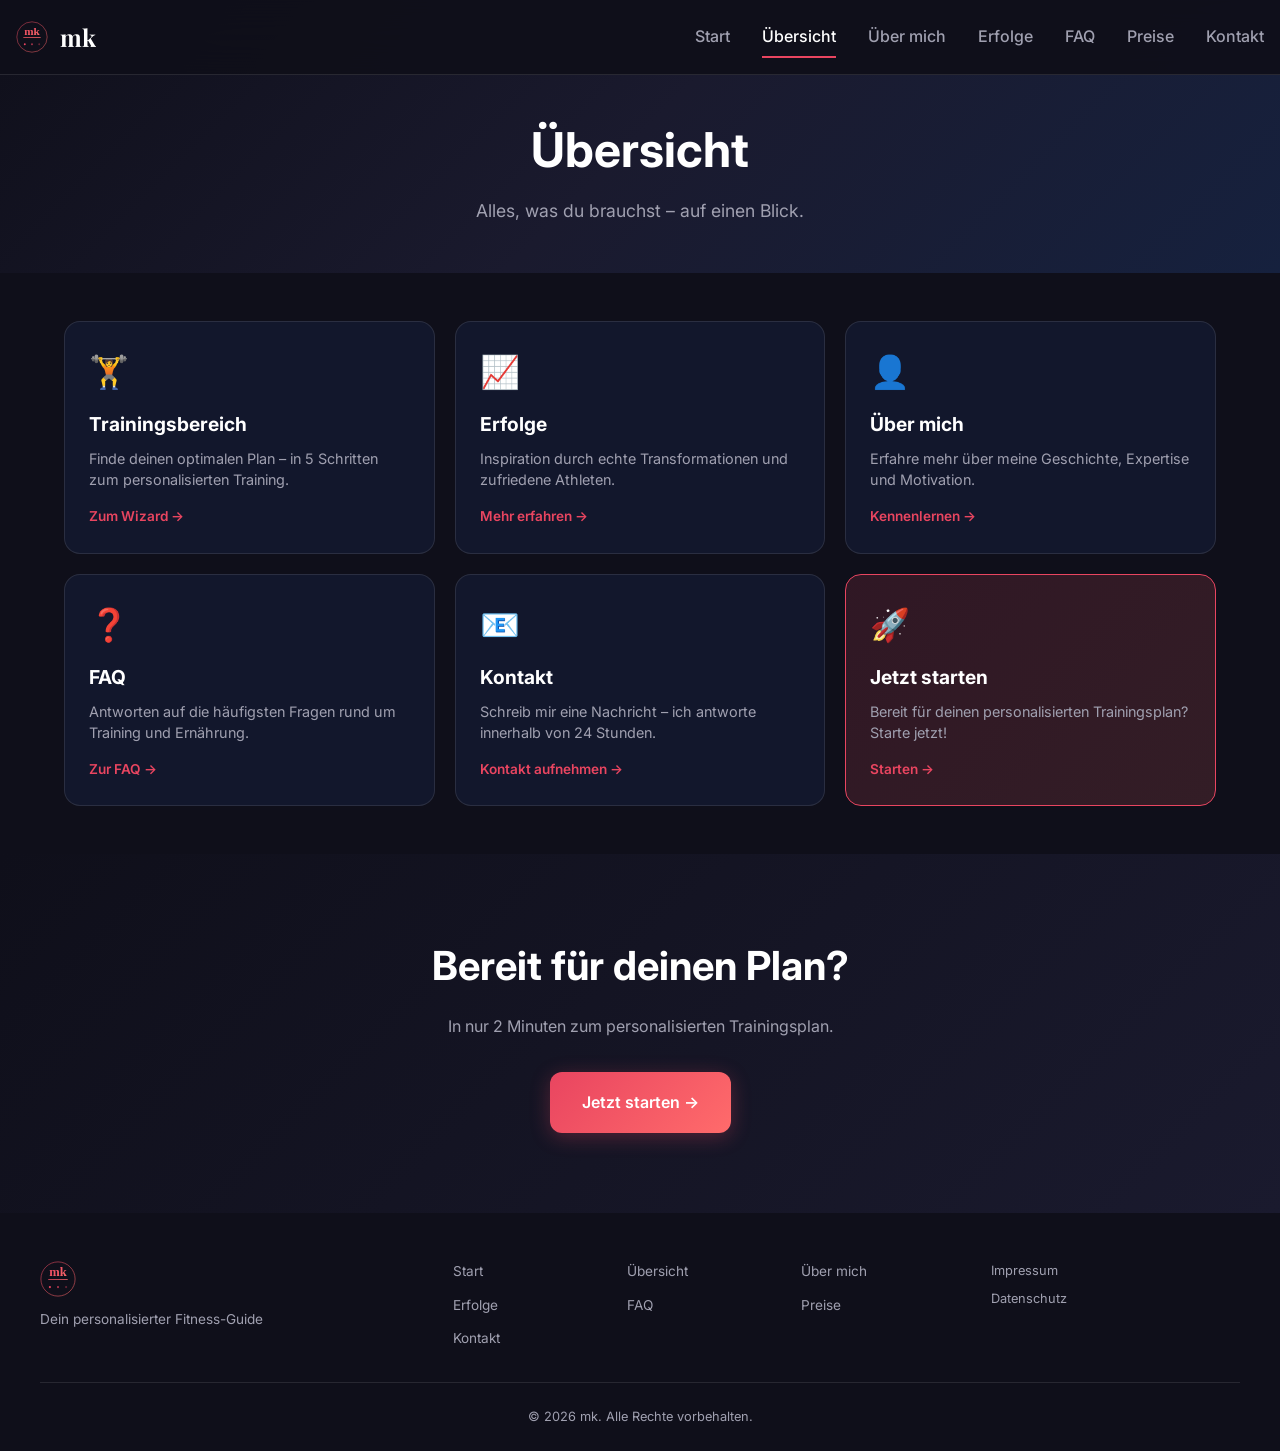
<file: uebersicht.html>
<!DOCTYPE html>
<html lang="de">
<head>
    <meta charset="UTF-8">
    <meta name="viewport" content="width=device-width, initial-scale=1.0">
    <title>Übersicht – mk</title>
    <meta name="description" content="Alle Bereiche auf einen Blick: Trainingspläne, Erfolge, Über mich und FAQ.">
    <link rel="preconnect" href="https://fonts.googleapis.com">
    <link rel="preconnect" href="https://fonts.gstatic.com" crossorigin>
    <link href="https://fonts.googleapis.com/css2?family=Playfair+Display:wght@400;500;600;700&family=Inter:wght@300;400;500;600;700&display=swap" rel="stylesheet">
    <link rel="stylesheet" href="css/style.css">
    <link rel="stylesheet" href="css/nav.css">
<link rel="preconnect" href="https://fonts.googleapis.com">
    <link rel="preconnect" href="https://fonts.gstatic.com" crossorigin>
    <link rel="preconnect" href="https://images.unsplash.com">
    <meta property="og:title" content="mk – Dein personalisierter Trainingsplan">
    <meta property="og:description" content="Finde deinen optimalen Trainingsplan. Interaktiver Fitness-Guide für Muskelaufbau, Fettabbau und Fitness.">
    <meta property="og:type" content="website">
    <meta property="og:url" content="https://pascalroe.github.io/test_markk/">
    <meta property="og:image" content="https://images.unsplash.com/photo-1534438327276-14e5300c3a48?w=1200&q=80">
    <meta name="twitter:card" content="summary_large_image">
    <meta name="twitter:title" content="mk – Dein personalisierter Trainingsplan">
    <meta name="twitter:description" content="Finde deinen optimalen Trainingsplan. Interaktiver Fitness-Guide für Muskelaufbau, Fettabbau und Fitness.">
    <link rel="canonical" href="https://pascalroe.github.io/test_markk/">
  </head>
<body>
    <a href="#main-content" class="skip-link">Zum Hauptinhalt springen</a>
    <nav class="main-nav">
        <a href="index.html" class="nav-logo">
            <img loading="lazy" src="images/logo.svg" alt="mk" height="32">
            <span>mk</span>
        </a>
        <button class="nav-toggle"  aria-label="Navigation öffnen" aria-expanded="false">
            <span></span><span></span><span></span>
        </button>
        <div class="nav-links">
            <a href="index.html">Start</a>
            <a href="uebersicht.html" class="active">Übersicht</a>
            <a href="ueber-mich.html">Über mich</a>
            <a href="erfolge.html">Erfolge</a>
            <a href="faq.html">FAQ</a>
            <a href="preise.html">Preise</a>
            <a href="kontakt.html">Kontakt</a>
        </div>
    </nav>

    <section id="main-content" class="page-header">
        <div class="container">
            <h1>Übersicht</h1>
            <p>Alles, was du brauchst – auf einen Blick.</p>
        </div>
    </section>

    <section class="overview-section">
        <div class="container">
            <div class="overview-grid">
                <a href="wizard.html" class="overview-card">
                    <div class="card-icon">🏋️</div>
                    <h2>Trainingsbereich</h2>
                    <p>Finde deinen optimalen Plan – in 5 Schritten zum personalisierten Training.</p>
                    <span class="card-cta">Zum Wizard →</span>
                </a>
                
                <a href="erfolge.html" class="overview-card">
                    <div class="card-icon">📈</div>
                    <h2>Erfolge</h2>
                    <p>Inspiration durch echte Transformationen und zufriedene Athleten.</p>
                    <span class="card-cta">Mehr erfahren →</span>
                </a>
                
                <a href="ueber-mich.html" class="overview-card">
                    <div class="card-icon">👤</div>
                    <h2>Über mich</h2>
                    <p>Erfahre mehr über meine Geschichte, Expertise und Motivation.</p>
                    <span class="card-cta">Kennenlernen →</span>
                </a>
                
                <a href="faq.html" class="overview-card">
                    <div class="card-icon">❓</div>
                    <h2>FAQ</h2>
                    <p>Antworten auf die häufigsten Fragen rund um Training und Ernährung.</p>
                    <span class="card-cta">Zur FAQ →</span>
                </a>
                
                <a href="kontakt.html" class="overview-card">
                    <div class="card-icon">📧</div>
                    <h2>Kontakt</h2>
                    <p>Schreib mir eine Nachricht – ich antworte innerhalb von 24 Stunden.</p>
                    <span class="card-cta">Kontakt aufnehmen →</span>
                </a>
                
                <a href="wizard.html" class="overview-card accent-card">
                    <div class="card-icon">🚀</div>
                    <h2>Jetzt starten</h2>
                    <p>Bereit für deinen personalisierten Trainingsplan? Starte jetzt!</p>
                    <span class="card-cta">Starten →</span>
                </a>
            </div>
        </div>
    </section>

    <section class="cta-section">
        <div class="container">
            <h2>Bereit für deinen Plan?</h2>
            <p>In nur 2 Minuten zum personalisierten Trainingsplan.</p>
            <a href="wizard.html" class="btn-primary btn-large">Jetzt starten →</a>
        </div>
    </section>

    <footer>
        <div class="footer-content">
            <div class="footer-brand">
                <img loading="lazy" src="images/logo.svg" alt="mk" height="40">
                <p>Dein personalisierter Fitness-Guide</p>
            </div>
            <div class="footer-links">
                <a href="index.html">Start</a>
                <a href="uebersicht.html">Übersicht</a>
                <a href="ueber-mich.html">Über mich</a>
                <a href="erfolge.html">Erfolge</a>
                <a href="faq.html">FAQ</a>
            <a href="preise.html">Preise</a>
                <a href="kontakt.html">Kontakt</a>
            </div>
            <div class="footer-legal">
                <a href="impressum.html">Impressum</a>
                <a href="datenschutz.html">Datenschutz</a>
            </div>
        </div>
        <div class="footer-bottom">
            <p>© 2026 mk. Alle Rechte vorbehalten.</p>
        </div>
    </footer>

    <script src="js/script.js"></script>
</body>
</html>
</file>
<file: css/style.css>
/* ============================================
   CSS VARIABLES & RESET
   ============================================ */

:root {
    --primary: #1a1a2e;
    --secondary: #16213e;
    --accent: #e94560;
    --accent-light: #ff6b6b;
    --bg-dark: #0f0f1a;
    --bg-glass: rgba(22, 33, 62, 0.5);
    --border: rgba(255, 255, 255, 0.1);
    --text: #ffffff;
    --text-muted: #a0a0b0;
    --success: #4ade80;
    --font-display: 'Playfair Display', Georgia, serif;
    --font-body: 'Inter', -apple-system, BlinkMacSystemFont, sans-serif;
    --transition: all 0.3s ease;
}

*, *::before, *::after {
    margin: 0;
    padding: 0;
    box-sizing: border-box;
}

html {
    scroll-behavior: smooth;
    -webkit-text-size-adjust: 100%;
}

body {
    font-family: var(--font-body);
    background: var(--bg-dark);
    color: var(--text);
    line-height: 1.6;
    min-height: 100vh;
    overflow-x: hidden;
    -webkit-font-smoothing: antialiased;
    -moz-osx-font-smoothing: grayscale;
}

img {
    max-width: 100%;
    height: auto;
    display: block;
}

a {
    color: inherit;
    text-decoration: none;
}

button {
    font-family: inherit;
    -webkit-tap-highlight-color: transparent;
}

input, select, textarea {
    font-family: inherit;
    -webkit-appearance: none;
    appearance: none;
}

/* ============================================
   PAGE HEADER
   ============================================ */

.page-header {
    padding: 7rem 1.5rem 3rem;
    text-align: center;
    background: linear-gradient(135deg, var(--bg-dark) 0%, var(--primary) 50%, var(--secondary) 100%);
}

.page-header h1 {
    font-size: clamp(1.8rem, 5vw, 3rem);
    margin-bottom: 0.5rem;
}

.page-header p {
    color: var(--text-muted);
    font-size: clamp(0.95rem, 2vw, 1.1rem);
}

/* ============================================
   OVERVIEW SECTION
   ============================================ */

.overview-section {
    padding: 3rem 1.5rem;
}

.overview-grid {
    display: grid;
    grid-template-columns: repeat(auto-fit, minmax(280px, 1fr));
    gap: 1.25rem;
}

.overview-card {
    padding: 1.5rem;
    background: var(--bg-glass);
    border: 1px solid var(--border);
    border-radius: 16px;
    transition: var(--transition);
    cursor: pointer;
}

.overview-card:hover {
    border-color: var(--accent);
    transform: translateY(-3px);
}

.accent-card {
    background: linear-gradient(135deg, rgba(233, 69, 96, 0.15), rgba(255, 107, 107, 0.15));
    border-color: var(--accent);
}

.card-icon {
    font-size: 2rem;
    margin-bottom: 0.75rem;
}

.overview-card h2 {
    font-size: 1.2rem;
    margin-bottom: 0.5rem;
}

.overview-card p {
    color: var(--text-muted);
    font-size: 0.9rem;
    margin-bottom: 0.75rem;
    line-height: 1.5;
}

.card-cta {
    color: var(--accent);
    font-weight: 600;
    font-size: 0.85rem;
}

/* ============================================
   ABOUT SECTION
   ============================================ */

.about-section {
    padding: 3rem 1.5rem;
}

.about-grid {
    display: grid;
    grid-template-columns: 1fr 1.5fr;
    gap: 3rem;
    align-items: center;
    margin-bottom: 3rem;
}

.about-image img {
    border-radius: 16px;
    box-shadow: 0 15px 40px rgba(0, 0, 0, 0.3);
}

.about-content h2 {
    font-size: clamp(1.5rem, 4vw, 2rem);
    margin-bottom: 1.25rem;
}

.about-content p {
    color: var(--text-muted);
    margin-bottom: 1rem;
    line-height: 1.7;
}

.about-stats {
    display: flex;
    gap: 2rem;
    margin-top: 1.5rem;
    padding-top: 1.5rem;
    border-top: 1px solid var(--border);
    flex-wrap: wrap;
}

.about-stat .stat-value {
    font-size: clamp(1.8rem, 4vw, 2.5rem);
    font-weight: 700;
    color: var(--accent);
}

.about-stat .stat-label {
    font-size: 0.85rem;
    color: var(--text-muted);
}

.about-expertise {
    margin-bottom: 3rem;
}

.about-expertise h2 {
    font-size: clamp(1.4rem, 3vw, 1.8rem);
    margin-bottom: 1.5rem;
    text-align: center;
}

.expertise-grid {
    display: grid;
    grid-template-columns: repeat(auto-fit, minmax(250px, 1fr));
    gap: 1.25rem;
}

.expertise-item {
    padding: 1.5rem;
    background: var(--bg-glass);
    border: 1px solid var(--border);
    border-radius: 16px;
    text-align: center;
}

.expertise-icon {
    font-size: 2rem;
    margin-bottom: 0.75rem;
}

.expertise-item h3 {
    font-size: 1.1rem;
    margin-bottom: 0.5rem;
}

.expertise-item p {
    color: var(--text-muted);
    font-size: 0.85rem;
    line-height: 1.5;
}

.about-motivation {
    text-align: center;
    padding: 2.5rem 1.5rem;
    background: var(--bg-glass);
    border-radius: 16px;
}

.about-motivation h2 {
    font-size: clamp(1.4rem, 3vw, 1.8rem);
    margin-bottom: 1.25rem;
}

.about-motivation blockquote {
    font-family: var(--font-display);
    font-size: clamp(1.1rem, 3vw, 1.4rem);
    font-style: italic;
    color: var(--accent);
    margin-bottom: 1.25rem;
    line-height: 1.6;
}

.about-motivation p {
    color: var(--text-muted);
    font-size: 0.95rem;
}

/* ============================================
   SUCCESS SECTION
   ============================================ */

.success-section {
    padding: 3rem 1.5rem;
}

.success-grid {
    display: grid;
    grid-template-columns: repeat(auto-fit, minmax(320px, 1fr));
    gap: 1.5rem;
    margin-bottom: 3rem;
}

.success-card {
    background: var(--bg-glass);
    border: 1px solid var(--border);
    border-radius: 16px;
    overflow: hidden;
}

.before-after {
    display: grid;
    grid-template-columns: 1fr 1fr;
}

.ba-image {
    position: relative;
}

.ba-image img {
    width: 100%;
    height: 180px;
    object-fit: cover;
}

.ba-label {
    position: absolute;
    top: 8px;
    left: 8px;
    background: rgba(15, 15, 26, 0.85);
    padding: 0.2rem 0.6rem;
    border-radius: 20px;
    font-size: 0.75rem;
    font-weight: 600;
}

.success-content {
    padding: 1.25rem;
}

.success-content h3 {
    font-size: 1.2rem;
    margin-bottom: 0.25rem;
}

.success-goal {
    color: var(--accent);
    font-size: 0.85rem;
    margin-bottom: 0.75rem;
}

.success-content p {
    color: var(--text-muted);
    font-size: 0.9rem;
    line-height: 1.6;
    margin-bottom: 1rem;
}

.success-stats {
    display: flex;
    gap: 0.75rem;
    flex-wrap: wrap;
}

.success-stats span {
    background: rgba(233, 69, 96, 0.15);
    color: var(--accent);
    padding: 0.2rem 0.6rem;
    border-radius: 20px;
    font-size: 0.75rem;
    font-weight: 600;
}

.testimonials {
    text-align: center;
}

.testimonials h2 {
    font-size: clamp(1.5rem, 3vw, 2rem);
    margin-bottom: 1.5rem;
}

.testimonial-grid {
    display: grid;
    grid-template-columns: repeat(auto-fit, minmax(280px, 1fr));
    gap: 1.25rem;
}

.testimonial {
    padding: 1.5rem;
    background: var(--bg-glass);
    border: 1px solid var(--border);
    border-radius: 16px;
    text-align: left;
}

.testimonial p {
    font-style: italic;
    color: var(--text-muted);
    margin-bottom: 1rem;
    line-height: 1.6;
    font-size: 0.95rem;
}

.testimonial-author {
    color: var(--accent);
    font-weight: 600;
    font-size: 0.85rem;
}

/* ============================================
   CONTACT SECTION
   ============================================ */

.contact-section {
    padding: 3rem 1.5rem;
}

.contact-grid {
    display: grid;
    grid-template-columns: 1.2fr 1fr;
    gap: 3rem;
}

.contact-form-wrapper {
    background: var(--bg-glass);
    border: 1px solid var(--border);
    border-radius: 16px;
    padding: 2rem;
}

.contact-form-wrapper h2 {
    font-size: 1.3rem;
    margin-bottom: 1.25rem;
}

.form-group {
    margin-bottom: 1.25rem;
}

.form-group label {
    display: block;
    font-weight: 500;
    margin-bottom: 0.5rem;
    font-size: 0.9rem;
}

.form-group input,
.form-group select,
.form-group textarea {
    width: 100%;
    padding: 0.9rem 1rem;
    background: var(--bg-dark);
    border: 2px solid var(--border);
    border-radius: 10px;
    color: var(--text);
    font-size: 1rem;
    transition: var(--transition);
}

.form-group input:focus,
.form-group select:focus,
.form-group textarea:focus {
    outline: none;
    border-color: var(--accent);
}

.form-group input::placeholder,
.form-group textarea::placeholder {
    color: var(--text-muted);
}

.form-group textarea {
    min-height: 120px;
    resize: vertical;
}

.btn-block {
    width: 100%;
}

.success-message {
    display: none;
    text-align: center;
    padding: 2rem;
    background: rgba(74, 222, 128, 0.1);
    border: 1px solid var(--success);
    border-radius: 16px;
}

.success-message h3 {
    color: var(--success);
    margin-bottom: 0.5rem;
}

.contact-info {
    padding: 0.5rem;
}

.contact-info h2 {
    font-size: 1.3rem;
    margin-bottom: 1.5rem;
}

.info-item {
    display: flex;
    gap: 1rem;
    margin-bottom: 1.25rem;
}

.info-icon {
    font-size: 1.3rem;
    flex-shrink: 0;
}

.info-item strong {
    display: block;
    margin-bottom: 0.2rem;
    font-size: 0.95rem;
}

.info-item p,
.info-item a {
    color: var(--text-muted);
    font-size: 0.9rem;
}

.map-placeholder {
    margin-top: 1.5rem;
    padding: 2rem;
    background: var(--bg-glass);
    border: 1px solid var(--border);
    border-radius: 16px;
    text-align: center;
    color: var(--text-muted);
    font-size: 0.9rem;
}

/* ============================================
   FAQ SECTION
   ============================================ */

.faq-section {
    padding: 3rem 1.5rem;
}

.faq-list {
    max-width: 800px;
    margin: 0 auto;
}

.faq-item {
    background: var(--bg-glass);
    border: 1px solid var(--border);
    border-radius: 12px;
    margin-bottom: 0.75rem;
    overflow: hidden;
}

.faq-question {
    width: 100%;
    padding: 1.25rem;
    background: none;
    border: none;
    color: var(--text);
    font-family: var(--font-body);
    font-size: 0.95rem;
    font-weight: 600;
    text-align: left;
    cursor: pointer;
    display: flex;
    justify-content: space-between;
    align-items: center;
    gap: 1rem;
}

.faq-icon {
    color: var(--accent);
    font-size: 1.5rem;
    font-weight: 300;
    transition: transform 0.3s ease;
    flex-shrink: 0;
}

.faq-item.active .faq-icon {
    transform: rotate(45deg);
}

.faq-answer {
    max-height: 0;
    overflow: hidden;
    transition: max-height 0.3s ease;
}

.faq-item.active .faq-answer {
    max-height: 400px;
}

.faq-answer p {
    padding: 0 1.25rem 1.25rem;
    color: var(--text-muted);
    line-height: 1.7;
    font-size: 0.95rem;
}

.faq-answer a {
    color: var(--accent);
}

.faq-answer a:hover {
    text-decoration: underline;
}

/* ============================================
   LEGAL SECTION
   ============================================ */

.legal-section {
    padding: 3rem 1.5rem;
}

.legal-content {
    max-width: 800px;
    margin: 0 auto;
    background: var(--bg-glass);
    border: 1px solid var(--border);
    border-radius: 16px;
    padding: 1.5rem;
}

.legal-content h2 {
    font-size: 1.15rem;
    margin-top: 1.5rem;
    margin-bottom: 0.75rem;
}

.legal-content h2:first-child {
    margin-top: 0;
}

.legal-content p {
    color: var(--text-muted);
    line-height: 1.7;
    font-size: 0.9rem;
}

.legal-content p + p {
    margin-top: 0.75rem;
}

/* ============================================
   RESPONSIVE OVERRIDES
   ============================================ */

@media (max-width: 1024px) {
    .about-grid {
        grid-template-columns: 1fr;
        gap: 2rem;
    }
    
    .about-image {
        order: -1;
        max-width: 350px;
        margin: 0 auto;
    }
    
    .contact-grid {
        grid-template-columns: 1fr;
        gap: 2rem;
    }
}

@media (max-width: 768px) {
    .page-header {
        padding: 6rem 1rem 2.5rem;
    }
    
    .overview-grid {
        grid-template-columns: 1fr;
    }
    
    .about-stats {
        flex-direction: column;
        gap: 1rem;
        align-items: center;
    }
    
    .about-expertise h2 {
        text-align: center;
    }
    
    .success-grid {
        grid-template-columns: 1fr;
    }
    
    .before-after {
        grid-template-columns: 1fr 1fr;
    }
    
    .ba-image img {
        height: 150px;
    }
    
    .testimonial-grid {
        grid-template-columns: 1fr;
    }
}

@media (max-width: 480px) {
    .page-header h1 {
        font-size: 1.6rem;
    }
    
    .contact-form-wrapper {
        padding: 1.5rem;
    }
    
    .legal-content {
        padding: 1.25rem;
    }
    
    .about-motivation {
        padding: 2rem 1rem;
    }
}

/* Touch-friendly tap targets */
@media (pointer: coarse) {
    .faq-question,
    .overview-card,
    .success-card,
    .expertise-item {
        min-height: 48px;
    }
}

/* Print styles */
@media print {
    .main-nav,
    .nav-toggle,
    .hero-page .hero-bg,
    .btn-primary,
    .btn-secondary {
        display: none !important;
    }
    
    body {
        background: white;
        color: black;
    }
    
    .page-header,
    .process-section,
    .cta-section {
        background: white;
        color: black;
    }
}

/* Reduced motion */
@media (prefers-reduced-motion: reduce) {
    *,
    *::before,
    *::after {
        animation-duration: 0.01ms !important;
        animation-iteration-count: 1 !important;
        transition-duration: 0.01ms !important;
    }
}

/* High contrast mode */
@media (prefers-contrast: high) {
    :root {
        --border: rgba(255, 255, 255, 0.3);
        --text-muted: #c0c0c0;
    }
}
/* ============================================
   MAP CONTAINER (OpenStreetMap)
   ============================================ */

.map-container {
    margin-top: 1.5rem;
    border-radius: 12px;
    overflow: hidden;
    border: 1px solid var(--border);
}

.map-container iframe {
    display: block;
    width: 100%;
}

.map-link {
    display: block;
    text-align: center;
    padding: 0.75rem;
    background: var(--bg-dark);
    color: var(--text-muted);
    font-size: 0.85rem;
    text-decoration: none;
    transition: var(--transition);
}

.map-link:hover {
    color: var(--accent);
    background: rgba(233, 69, 96, 0.1);
}
</file>
<file: css/nav.css>
/* ============================================
   NAVIGATION
   ============================================ */

.main-nav {
    position: fixed;
    top: 0;
    left: 0;
    right: 0;
    z-index: 1000;
    display: flex;
    justify-content: space-between;
    align-items: center;
    padding: 1rem 2rem;
    background: rgba(15, 15, 26, 0.95);
    backdrop-filter: blur(20px);
    -webkit-backdrop-filter: blur(20px);
    border-bottom: 1px solid rgba(255, 255, 255, 0.1);
}

.nav-logo {
    display: flex;
    align-items: center;
    gap: 0.75rem;
    font-family: var(--font-display);
    font-size: 1.5rem;
    font-weight: 700;
    color: var(--text);
    text-decoration: none;
    z-index: 1002;
}

.nav-logo img {
    height: 32px;
    width: auto;
}

.nav-links {
    display: flex;
    gap: 2rem;
}

.nav-links a {
    font-weight: 500;
    color: var(--text-muted);
    text-decoration: none;
    padding: 0.5rem 0;
    position: relative;
    transition: color 0.3s ease;
}

.nav-links a:hover,
.nav-links a.active {
    color: var(--text);
}

.nav-links a::after {
    content: '';
    position: absolute;
    bottom: 0;
    left: 0;
    width: 0;
    height: 2px;
    background: var(--accent);
    transition: width 0.3s ease;
}

.nav-links a:hover::after,
.nav-links a.active::after {
    width: 100%;
}

/* Mobile Toggle */
.nav-toggle {
    display: none;
    flex-direction: column;
    gap: 5px;
    background: rgba(255, 255, 255, 0.1);
    border: 2px solid rgba(255, 255, 255, 0.2);
    border-radius: 10px;
    cursor: pointer;
    padding: 10px;
    z-index: 1002;
    transition: all 0.3s ease;
}

.nav-toggle:hover {
    background: rgba(255, 255, 255, 0.15);
    border-color: var(--accent);
}

.nav-toggle span {
    width: 22px;
    height: 2px;
    background: var(--text);
    transition: all 0.3s ease;
    display: block;
}

.nav-toggle.active {
    background: rgba(233, 69, 96, 0.2);
    border-color: var(--accent);
}

.nav-toggle.active span:nth-child(1) {
    transform: rotate(45deg) translate(5px, 5px);
}

.nav-toggle.active span:nth-child(2) {
    opacity: 0;
}

.nav-toggle.active span:nth-child(3) {
    transform: rotate(-45deg) translate(5px, -5px);
}

/* ============================================
   HERO PAGE
   ============================================ */

.hero-page {
    min-height: 100vh;
    min-height: 100dvh;
    position: relative;
    display: flex;
    align-items: center;
    justify-content: center;
    text-align: center;
    padding: 7rem 2rem 4rem;
}

.hero-bg {
    position: absolute;
    top: 0;
    left: 0;
    right: 0;
    bottom: 0;
    z-index: -1;
    pointer-events: none;
}

.hero-bg img {
    width: 100%;
    height: 100%;
    object-fit: cover;
}

.hero-overlay {
    position: absolute;
    top: 0;
    left: 0;
    right: 0;
    bottom: 0;
    background: linear-gradient(135deg, rgba(15, 15, 26, 0.92) 0%, rgba(26, 26, 46, 0.88) 50%, rgba(15, 15, 26, 0.92) 100%);
    pointer-events: none;
}

.hero-content {
    max-width: 700px;
    position: relative;
    z-index: 1;
}

.hero-page h1 {
    font-size: clamp(2rem, 5vw, 3.5rem);
    margin-bottom: 1.5rem;
    line-height: 1.1;
}

.hero-page h1 span {
    color: var(--accent);
}

.hero-content > p {
    font-size: clamp(1rem, 2.5vw, 1.2rem);
    color: var(--text-muted);
    margin-bottom: 2rem;
    max-width: 550px;
    margin-left: auto;
    margin-right: auto;
}

.hero-cta {
    display: flex;
    gap: 1rem;
    justify-content: center;
    flex-wrap: wrap;
    margin-bottom: 2.5rem;
}

.hero-stats {
    display: flex;
    justify-content: center;
    gap: clamp(1.5rem, 4vw, 3rem);
    flex-wrap: wrap;
}

.stat {
    text-align: center;
}

.stat-value {
    display: block;
    font-size: clamp(2rem, 5vw, 2.5rem);
    font-weight: 700;
    color: var(--accent);
}

.stat-label {
    font-size: 0.85rem;
    color: var(--text-muted);
    text-transform: uppercase;
    letter-spacing: 1px;
}

/* ============================================
   BUTTONS
   ============================================ */

.btn-primary, .btn-secondary {
    font-family: var(--font-body);
    font-weight: 600;
    border: none;
    cursor: pointer;
    display: inline-flex;
    align-items: center;
    justify-content: center;
    gap: 0.5rem;
    text-decoration: none;
    transition: all 0.3s ease;
    -webkit-tap-highlight-color: transparent;
}

.btn-primary {
    background: linear-gradient(135deg, var(--accent) 0%, var(--accent-light) 100%);
    color: white;
    padding: 1rem 2rem;
    border-radius: 12px;
    font-size: 1rem;
    box-shadow: 0 4px 20px rgba(233, 69, 96, 0.3);
}

.btn-primary:hover {
    transform: translateY(-2px);
    box-shadow: 0 8px 30px rgba(233, 69, 96, 0.4);
}

.btn-primary:active {
    transform: translateY(0);
}

.btn-secondary {
    background: transparent;
    color: var(--text);
    padding: 1rem 2rem;
    border-radius: 12px;
    font-size: 1rem;
    border: 2px solid var(--border);
}

.btn-secondary:hover {
    border-color: var(--accent);
    background: rgba(233, 69, 96, 0.1);
}

.btn-secondary:active {
    background: rgba(233, 69, 96, 0.15);
}

.btn-large {
    padding: 1.1rem 2rem;
    font-size: 1rem;
}

/* ============================================
   SECTIONS
   ============================================ */

.container {
    max-width: 1200px;
    margin: 0 auto;
    padding: 0 1.5rem;
}

.process-section {
    padding: 5rem 1.5rem;
    background: var(--primary);
}

.process-section h2 {
    text-align: center;
    font-size: clamp(1.8rem, 4vw, 2.5rem);
    margin-bottom: 2.5rem;
}

.process-steps {
    display: grid;
    grid-template-columns: repeat(3, 1fr);
    gap: 1.5rem;
}

.process-step {
    text-align: center;
    padding: 1.5rem;
    background: var(--bg-glass);
    border: 1px solid var(--border);
    border-radius: 16px;
}

.step-number {
    width: 50px;
    height: 50px;
    background: var(--accent);
    border-radius: 50%;
    display: flex;
    align-items: center;
    justify-content: center;
    font-size: 1.3rem;
    font-weight: 700;
    margin: 0 auto 1rem;
}

.process-step h3 {
    font-size: 1.1rem;
    margin-bottom: 0.5rem;
}

.process-step p {
    color: var(--text-muted);
    font-size: 0.9rem;
    line-height: 1.5;
}

.cta-section {
    padding: 5rem 1.5rem;
    text-align: center;
    background: linear-gradient(135deg, var(--bg-dark) 0%, var(--primary) 100%);
}

.cta-section h2 {
    font-size: clamp(1.8rem, 4vw, 2.5rem);
    margin-bottom: 1rem;
}

.cta-section p {
    color: var(--text-muted);
    font-size: 1rem;
    margin-bottom: 2rem;
}

/* ============================================
   FOOTER
   ============================================ */

footer {
    background: var(--bg-dark);
    padding: 3rem 1.5rem 1.5rem;
}

.footer-content {
    max-width: 1200px;
    margin: 0 auto;
    display: grid;
    grid-template-columns: 1.5fr 2fr 1fr;
    gap: 2.5rem;
    padding-bottom: 2rem;
    border-bottom: 1px solid var(--border);
}

.footer-brand img {
    height: 36px;
    margin-bottom: 0.75rem;
}

.footer-brand p {
    color: var(--text-muted);
    font-size: 0.85rem;
}

.footer-links {
    display: grid;
    grid-template-columns: repeat(3, 1fr);
    gap: 0.75rem 1.5rem;
}

.footer-links a {
    color: var(--text-muted);
    font-size: 0.85rem;
    transition: color 0.3s;
}

.footer-links a:hover {
    color: var(--accent);
}

.footer-legal {
    display: flex;
    flex-direction: column;
    gap: 0.5rem;
}

.footer-legal a {
    color: var(--text-muted);
    font-size: 0.8rem;
}

.footer-legal a:hover {
    color: var(--accent);
}

.footer-bottom {
    text-align: center;
    padding-top: 1.5rem;
    color: var(--text-muted);
    font-size: 0.8rem;
}

/* ============================================
   RESPONSIVE
   ============================================ */

@media (max-width: 1024px) {
    .process-steps {
        grid-template-columns: repeat(2, 1fr);
    }
    
    .footer-content {
        grid-template-columns: 1fr 1fr;
        gap: 2rem;
    }
    
    .footer-links {
        grid-column: span 2;
        order: 3;
    }
}

@media (max-width: 768px) {
    /* Navigation */
    .main-nav {
        padding: 0.75rem 1rem;
        padding-top: max(0.75rem, env(safe-area-inset-top));
        z-index: 1000;
    }
    
    .nav-logo span {
        display: none;
    }
    
    /* Burger Button - Same style as reference site */
    .nav-toggle {
        display: flex;
        flex-direction: column;
        justify-content: space-between;
        width: 28px;
        height: 20px;
        position: relative;
        z-index: 1002;
        cursor: pointer;
        background: transparent;
        border: none;
        padding: 0;
    }
    
    .nav-toggle span {
        display: block;
        width: 100%;
        height: 2.5px;
        background: var(--text);
        border-radius: 3px;
        transition: all 0.3s ease;
    }
    
    /* Burger Animation - X shape */
    .nav-toggle.active span:nth-child(1) {
        transform: rotate(45deg) translate(6px, 6px);
    }
    
    .nav-toggle.active span:nth-child(2) {
        opacity: 0;
        transform: translateX(-10px);
    }
    
    .nav-toggle.active span:nth-child(3) {
        transform: rotate(-45deg) translate(6px, -6px);
    }
    
    /* Full-screen Mobile Menu Overlay */
    .nav-links {
        position: fixed;
        top: 0;
        left: 0;
        width: 100%;
        height: 100vh;
        height: 100dvh;
        background: linear-gradient(180deg, var(--bg-dark) 0%, var(--primary) 100%);
        flex-direction: column;
        justify-content: center;
        align-items: center;
        gap: 0;
        padding: 5rem 1.5rem 2rem;
        padding-top: max(5rem, calc(env(safe-area-inset-top) + 3rem));
        padding-bottom: max(2rem, env(safe-area-inset-bottom));
        overflow-y: auto;
        -webkit-overflow-scrolling: touch;
        display: none;
        z-index: 1001;
    }
    
    .nav-links.active {
        display: flex;
        animation: fadeIn 0.3s ease;
    }
    
    .nav-links a {
        display: block;
        width: 100%;
        max-width: 300px;
        padding: 1.25rem 0;
        font-size: 1.3rem;
        font-weight: 600;
        color: var(--text);
        text-decoration: none;
        text-align: center;
        border-bottom: 1px solid var(--border);
        transition: all 0.3s ease;
        background: transparent;
        border-radius: 0;
        margin: 0;
        flex-shrink: 0;
    }
    
    .nav-links a:first-child {
        border-top: 1px solid var(--border);
    }
    
    .nav-links a:hover,
    .nav-links a:active {
        color: var(--accent);
        transform: translateX(5px);
    }
    
    .nav-links a.active {
        color: var(--accent);
        font-weight: 700;
    }
    
    .nav-links a:last-child {
        color: var(--accent);
        font-weight: 700;
        border-bottom: none;
    }
    
    /* Body scroll lock when menu is open */
    body.menu-open {
        overflow: hidden;
    }
    
    /* Hero */
    .hero-page {
        padding: 6rem 1.5rem 3rem;
        min-height: auto;
    }
    
    .hero-cta {
        flex-direction: column;
        align-items: center;
    }
    
    .hero-cta .btn-primary,
    .hero-cta .btn-secondary {
        width: 100%;
        max-width: 300px;
    }
    
    /* Process */
    .process-steps {
        grid-template-columns: 1fr;
        max-width: 400px;
        margin: 0 auto;
    }
    
    .process-section,
    .cta-section {
        padding: 4rem 1.5rem;
    }
    
    /* Footer */
    .footer-content {
        grid-template-columns: 1fr;
        gap: 1.5rem;
        text-align: center;
    }
    
    .footer-brand {
        display: flex;
        flex-direction: column;
        align-items: center;
    }
    
    .footer-links {
        grid-column: auto;
        grid-template-columns: repeat(2, 1fr);
    }
}

@media (max-width: 480px) {
    .main-nav {
        padding: 0.75rem 1rem;
    }
    
    .nav-logo img {
        height: 28px;
    }
    
    .hero-page {
        padding: 5rem 1rem 2rem;
    }
    
    .hero-content > p {
        font-size: 0.95rem;
    }
    
    .hero-stats {
        flex-direction: column;
        gap: 1rem;
    }
    
    .btn-large {
        padding: 1rem 1.5rem;
        font-size: 0.95rem;
    }
    
    .process-step {
        padding: 1.25rem;
    }
    
    .footer-links {
        grid-template-columns: 1fr;
        gap: 0.5rem;
    }
}

/* Safe area insets for notched devices */
@supports (padding: max(0px)) {
    .main-nav {
        padding-top: max(1rem, env(safe-area-inset-top));
        padding-left: max(1rem, env(safe-area-inset-left));
        padding-right: max(1rem, env(safe-area-inset-right));
    }
    
    .hero-page {
        padding-bottom: max(3rem, env(safe-area-inset-bottom));
    }
    
    footer {
        padding-bottom: max(1.5rem, env(safe-area-inset-bottom));
    }
}
/* ============================================
   PRICING TEASER
   ============================================ */

.pricing-teaser {
    padding: 5rem 1.5rem;
    background: var(--primary);
    text-align: center;
}

.pricing-teaser h2 {
    font-size: clamp(1.8rem, 4vw, 2.5rem);
    margin-bottom: 0.75rem;
}

.pricing-teaser > .container > p {
    color: var(--text-muted);
    font-size: 1.05rem;
    margin-bottom: 2rem;
}

.teaser-grid {
    display: flex;
    justify-content: center;
    gap: 1.5rem;
    margin-bottom: 2rem;
    flex-wrap: wrap;
}

.teaser-item {
    background: var(--bg-glass);
    border: 1px solid var(--border);
    border-radius: 16px;
    padding: 1.5rem 2rem;
    min-width: 150px;
}

.teaser-item.featured {
    border-color: var(--accent);
    background: linear-gradient(135deg, rgba(233, 69, 96, 0.15), rgba(255, 107, 107, 0.15));
}

.teaser-label {
    display: block;
    font-size: 0.9rem;
    color: var(--text-muted);
    margin-bottom: 0.5rem;
}

.teaser-price {
    font-size: 2rem;
    font-weight: 700;
    color: var(--accent);
}

.teaser-price span {
    font-size: 0.9rem;
    font-weight: 400;
    color: var(--text-muted);
}

@media (max-width: 600px) {
    .teaser-grid {
        flex-direction: column;
        align-items: center;
    }
    
    .teaser-item {
        width: 100%;
        max-width: 250px;
    }
}

/* ============================================
   SKIP LINK (Accessibility)
   ============================================ */

.skip-link {
    position: absolute;
    top: -100%;
    left: 50%;
    transform: translateX(-50%);
    background: var(--accent);
    color: white;
    padding: 0.75rem 1.5rem;
    border-radius: 0 0 12px 12px;
    text-decoration: none;
    font-weight: 600;
    z-index: 9999;
    transition: top 0.3s ease;
}

.skip-link:focus {
    top: 0;
    outline: 3px solid var(--accent-light);
}

@media (max-width: 768px) {
    .skip-link {
        padding: 0.6rem 1rem;
        font-size: 0.9rem;
    }
}
</file>
